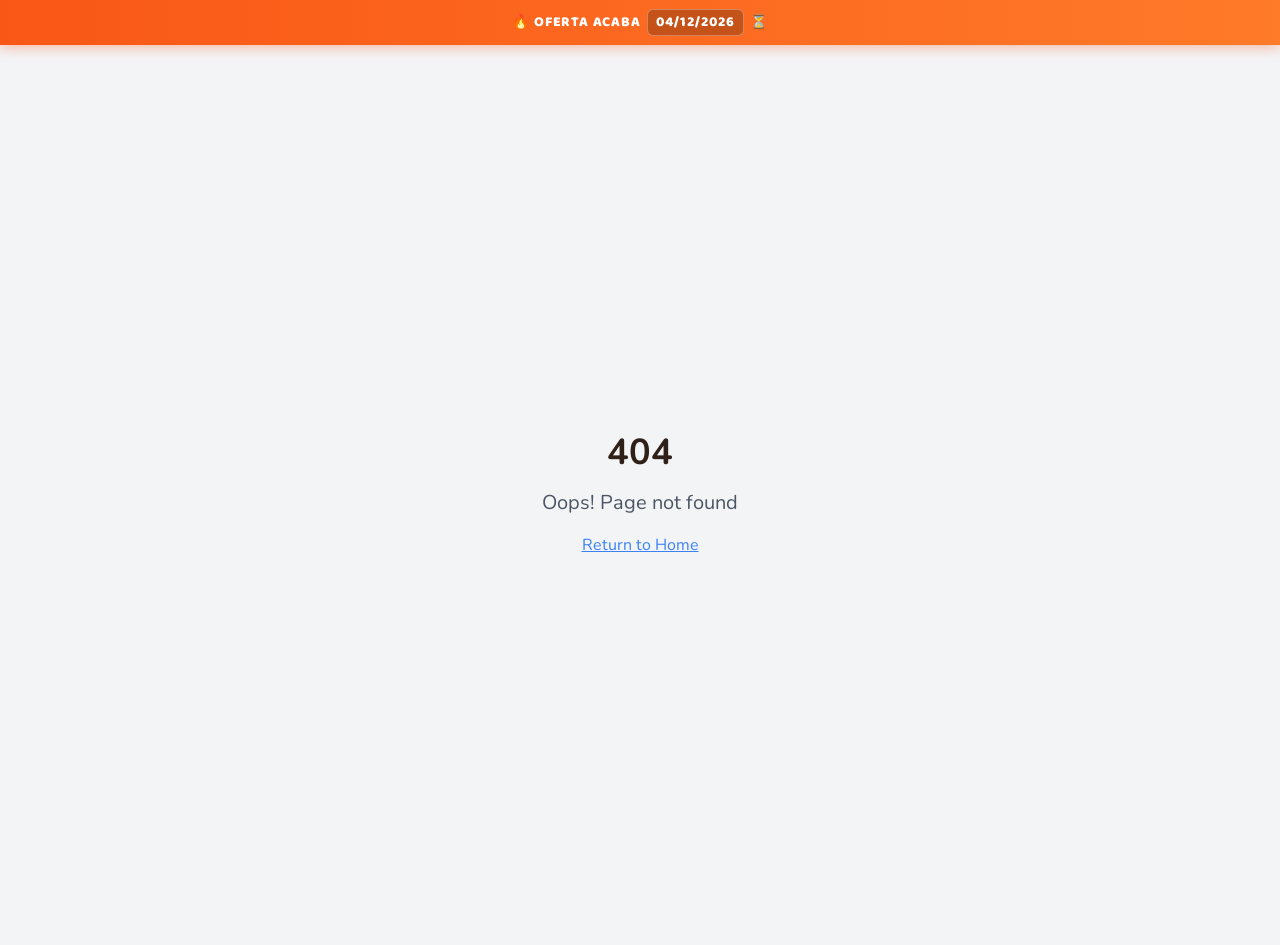
<file: index.html>
<!DOCTYPE html><html lang="pt-BR"><head>
    <meta charset="utf-8">
    <link href="images/favicon.ico" rel="icon shortcut">
    <meta name="viewport" content="width=device-width, initial-scale=1.0">
    <link rel="preconnect" href="https://fonts.googleapis.com">
    <link rel="preconnect" href="https://fonts.gstatic.com" crossorigin="">
    <link href="https://fonts.googleapis.com/css2?family=Baloo+2:wght@500;600;700;800&amp;family=Nunito:wght@400;500;600;700;800&amp;display=swap" rel="stylesheet">
    <title>+100 Moldes de Casinhas para Pássaros</title>
    <meta name="description" content="Mais de 100 moldes de casinhas para pássaros em tamanho real, com medidas detalhadas, guia de montagem passo a passo e download imediato.">
    <meta name="author" content="Moldes Marcenaria">

    <meta property="og:title" content="+100 Moldes de Casinhas para Pássaros">
    <meta property="og:description" content="Moldes em tamanho real para casinhas de pássaros, com medidas detalhadas, guia de montagem passo a passo e download imediato após a compra.">

    <!-- Meta Pixel Code -->
    <script>
      !(function (f, b, e, v, n, t, s) {
        if (f.fbq) return;
        n = f.fbq = function () {
          n.callMethod ? n.callMethod.apply(n, arguments) : n.queue.push(arguments);
        };
        if (!f._fbq) f._fbq = n;
        n.push = n;
        n.loaded = !0;
        n.version = "2.0";
        n.queue = [];
        t = b.createElement(e);
        t.async = !0;
        t.src = v;
        s = b.getElementsByTagName(e)[0];
        s.parentNode.insertBefore(t, s);
      })(window, document, "script", "https://connect.facebook.net/en_US/fbevents.js");

      fbq("init", "1427240712704435");
      fbq("track", "PageView");
    </script>

    <!-- End Meta Pixel Code -->
    <script type="module" src="js/index-BB10Znxx.js"></script>
    <link rel="stylesheet" crossorigin="" href="css/index-DWMi7Vwj.css">
    <link href="https://fonts.googleapis.com/css2?family=Bebas+Neue&amp;family=Cormorant+Garamond:ital,wght@0,300..700;1,300..700&amp;family=DM+Sans:ital,opsz,wght@0,9..40,100..1000;1,9..40,100..1000&amp;family=Funnel+Display:wght@300..800&amp;family=Instrument+Sans:ital,wght@0,400..700;1,400..700&amp;family=Inter:ital,opsz,wght@0,14..32,100..900;1,14..32,100..900&amp;family=Lato:ital,wght@0,100;0,300;0,400;0,700;0,900;1,100;1,300;1,400;1,700;1,900&amp;family=Lora:ital,wght@0,400..700;1,400..700&amp;family=Manrope:wght@200..800&amp;family=Merriweather:ital,opsz,wght@0,18..144,300..900;1,18..144,300..900&amp;family=Montserrat:ital,wght@0,100..900;1,100..900&amp;family=Nunito:ital,wght@0,200..1000;1,200..1000&amp;family=Open+Sans:ital,wght@0,300..800;1,300..800&amp;family=Oswald:wght@200..700&amp;family=Playfair+Display:ital,wght@0,400..900;1,400..900&amp;family=Poppins:ital,wght@0,100..900;1,100..900&amp;family=Raleway:ital,wght@0,100..900;1,100..900&amp;family=Roboto:ital,wght@0,100..900;1,100..900&amp;family=Space+Grotesk:wght@300..700&amp;family=Work+Sans:ital,wght@0,100..900;1,100..900&amp;display=swap" rel="stylesheet">
    <style>
      #enter-badge {
        z-index: 10000000000;
        position: fixed;
        bottom: 1.33em;
        right: 1.33em;
        display: inline-flex;
        align-items: center;
        box-sizing: border-box;
        text-decoration: none;
        font-size: 15px;
        font-family:
          Roboto,
          system-ui,
          -apple-system,
          "Segoe UI",
          Helvetica,
          Arial,
          sans-serif;
      }

      #enter-badge .build-with-container {
        display: inline-flex;
        padding: 0.53em 0.53em 0.53em 0.8em;
        align-items: center;
        gap: 1.2em;
        border-radius: 0.53em;
        border: 1px solid #1f1f1f;
        background: #131313;
        box-shadow:
          0 4px 6px -1px rgba(0, 0, 0, 0.1),
          0 2px 4px -2px rgba(0, 0, 0, 0.1);
      }

      #enter-badge .content-wrapper {
        display: inline-flex;
        align-items: center;
        gap: 0.61em;
      }

      #enter-badge .build-with {
        color: rgba(255, 255, 255, 0.7);
        font-size: 1em;
        font-style: normal;
        font-weight: 400;
        line-height: normal;
      }

      #enter-badge .wordmark {
        height: 0.8em;
        width: auto;
        display: block;
      }

      #enter-badge .close-button {
        width: 1.07em;
        height: 1.07em;
        flex-shrink: 0;
        aspect-ratio: 1/1;
        display: flex;
        justify-content: center;
        align-items: center;
      }
    </style>
    <style>
      #top-urgency-banner {
        background: linear-gradient(90deg, #f95716 0%, #ff7a29 50%, #f95716 100%);
        background-size: 200% auto;
        color: #ffffff;
        text-align: center;
        padding: 9px 16px;
        font-weight: 800;
        font-size: 14px;
        letter-spacing: 0.8px;
        text-transform: uppercase;
        box-shadow: 0 3px 12px rgba(249, 87, 22, 0.35);
        position: relative;
        z-index: 99999;
        font-family: 'Baloo 2', 'Nunito', system-ui, -apple-system, sans-serif;
        display: flex;
        align-items: center;
        justify-content: center;
        gap: 8px;
      }
      #top-urgency-banner .banner-text {
        display: inline-flex;
        align-items: center;
        gap: 6px;
        flex-wrap: wrap;
        justify-content: center;
      }
      #top-urgency-banner .banner-date-badge {
        background: rgba(0, 0, 0, 0.22);
        padding: 2px 8px;
        border-radius: 6px;
        border: 1px solid rgba(255, 255, 255, 0.3);
        letter-spacing: 1px;
      }
      @media (max-width: 640px) {
        #top-urgency-banner {
          font-size: 12px;
          padding: 8px 10px;
          letter-spacing: 0.4px;
        }
      }
    </style>
  </head>

  <body>
    <div id="top-urgency-banner">
      <div class="banner-text">
        <span>🔥 OFERTA ACABA</span>
        <span class="banner-date-badge" id="current-banner-date">--/--/----</span>
        <span>⏳</span>
      </div>
    </div>
    <script>
      (function() {
        function updateBannerDate() {
          var el = document.getElementById("current-banner-date");
          if (el) {
            var now = new Date();
            var day = String(now.getDate()).padStart(2, '0');
            var month = String(now.getMonth() + 1).padStart(2, '0');
            var year = now.getFullYear();
            el.textContent = day + '/' + month + '/' + year;
          }
        }
        if (document.readyState === 'loading') {
          document.addEventListener('DOMContentLoaded', updateBannerDate);
        } else {
          updateBannerDate();
        }
      })();
    </script>
    <noscript>
      <img
        height="1"
        width="1"
        style="display: none"
        src="https://www.facebook.com/tr?id=1427240712704435&ev=PageView&noscript=1"
      />
    </noscript>
    <div id="root"></div>
    <!-- IMPORTANT: DO NOT REMOVE THIS SCRIPT TAG OR THIS VERY COMMENT! -->
    <!-- Badge Enter removido -->
    <script>
      if (window.self !== window.top || navigator.userAgent.includes("puppeteer")) {
        var badge = document.getElementById("enter-badge");
        if (badge) {
          badge.style.display = "none";
        }
      }
      var closeButton = document.getElementById("enter-badge-close");
      if (closeButton) {
        closeButton.addEventListener("click", function (event) {
          event.preventDefault();
          event.stopPropagation();
          var badge = document.getElementById("enter-badge");
          if (badge) {
            badge.style.display = "none";
          }
        });
      }
    </script>
  

</body></html>
</file>
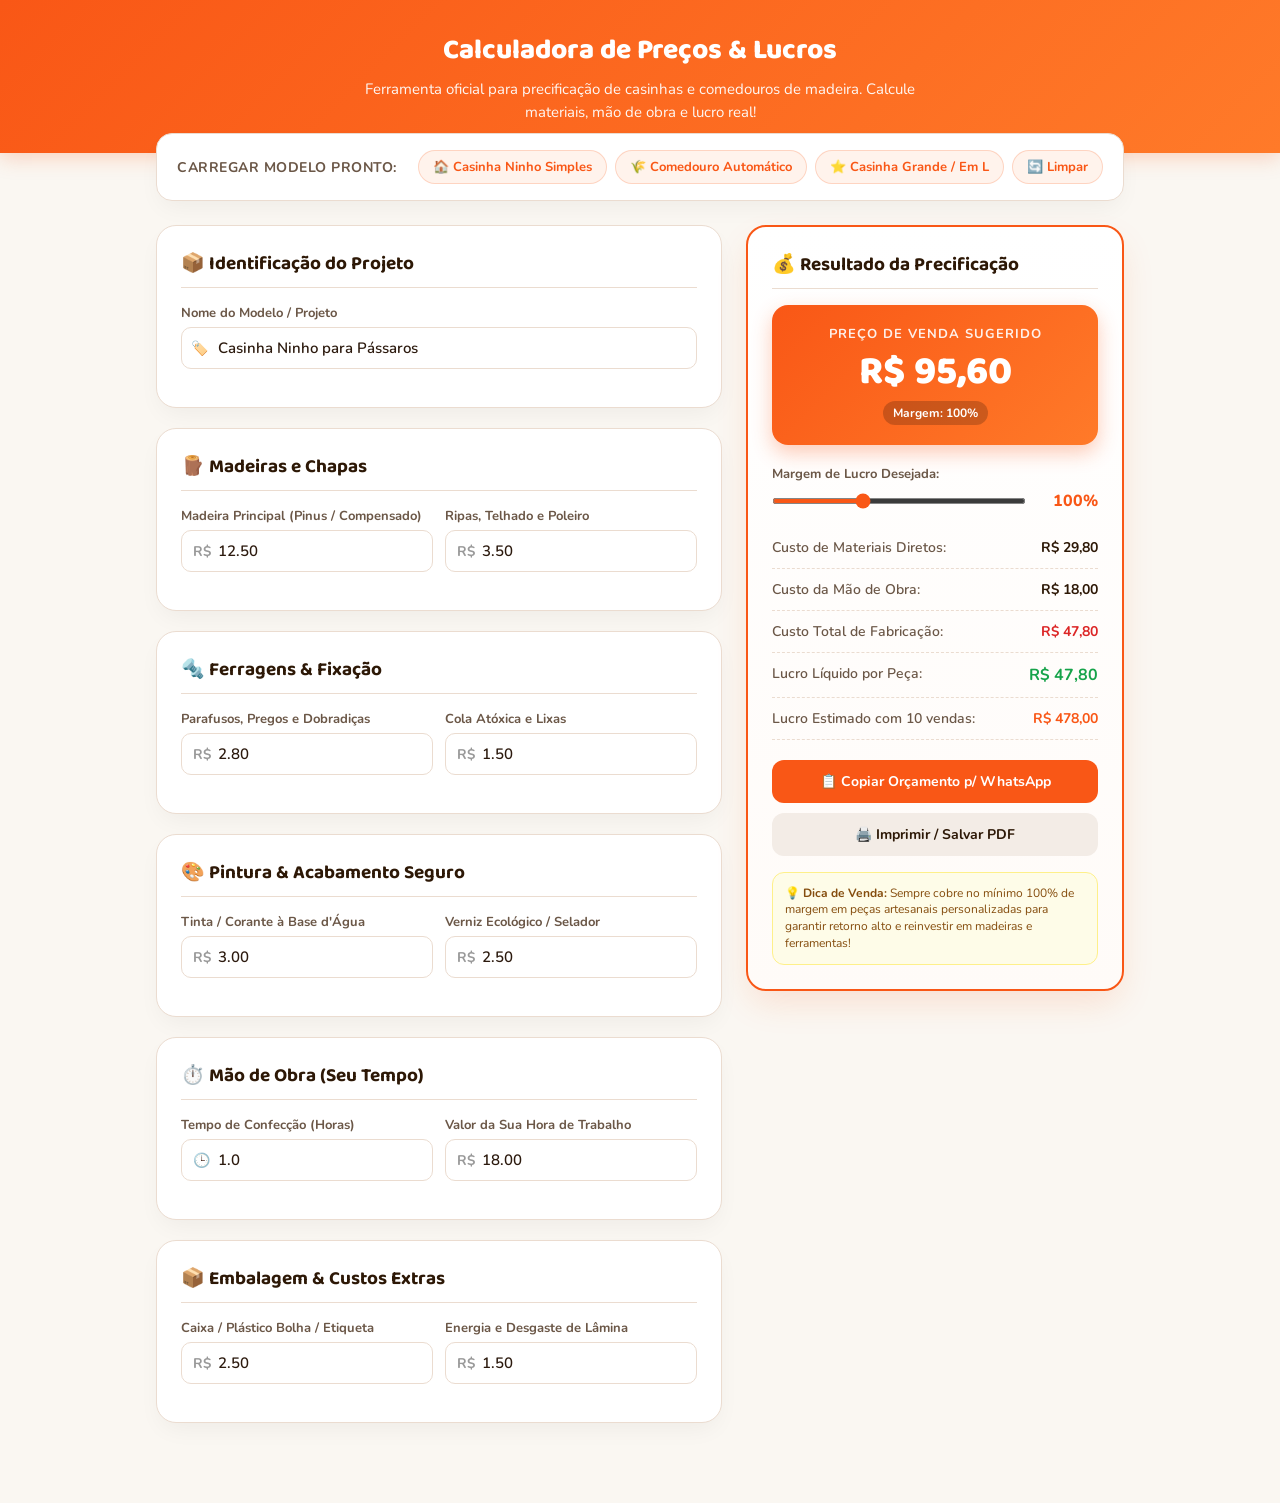
<file: calculadora/index.html>
<!DOCTYPE html>
<html lang="pt-BR">
<head>
  <meta charset="UTF-8">
  <meta name="viewport" content="width=device-width, initial-scale=1.0">
  <title>Calculadora de Preços e Lucros — Casinhas e Comedouros de Aves</title>
  <link rel="icon" href="../images/favicon.ico">
  <link rel="preconnect" href="https://fonts.googleapis.com">
  <link rel="preconnect" href="https://fonts.gstatic.com" crossorigin>
  <link href="https://fonts.googleapis.com/css2?family=Baloo+2:wght@600;700;800&family=Nunito:wght@400;600;700;800&display=swap" rel="stylesheet">
  <style>
    :root {
      --primary: #f95716;
      --primary-hover: #e0460a;
      --primary-light: #fff3ec;
      --wood-dark: #2d1806;
      --wood-bg: #faf7f2;
      --card-bg: #ffffff;
      --text: #2c1a0e;
      --text-muted: #6b5747;
      --border: #ebdcd0;
      --success: #16a34a;
      --success-light: #ecfdf5;
    }

    * {
      box-sizing: border-box;
      margin: 0;
      padding: 0;
      font-family: 'Nunito', system-ui, sans-serif;
    }

    body {
      background: var(--wood-bg);
      color: var(--text);
      line-height: 1.5;
      padding-bottom: 60px;
    }

    header {
      background: linear-gradient(135deg, #f95716 0%, #ff7a29 100%);
      color: white;
      padding: 30px 20px;
      text-align: center;
      box-shadow: 0 4px 20px rgba(249, 87, 22, 0.25);
    }

    header h1 {
      font-family: 'Baloo 2', sans-serif;
      font-size: 28px;
      font-weight: 800;
      margin-bottom: 6px;
    }

    header p {
      font-size: 15px;
      opacity: 0.95;
      max-width: 600px;
      margin: 0 auto;
    }

    .container {
      max-width: 1000px;
      margin: -20px auto 0;
      padding: 0 16px;
    }

    /* Presets */
    .presets-card {
      background: var(--card-bg);
      border-radius: 16px;
      padding: 16px 20px;
      border: 1px solid var(--border);
      box-shadow: 0 10px 25px -5px rgba(0,0,0,0.05);
      margin-bottom: 24px;
      display: flex;
      align-items: center;
      justify-content: space-between;
      flex-wrap: wrap;
      gap: 12px;
    }

    .presets-title {
      font-size: 14px;
      font-weight: 700;
      color: var(--text-muted);
      text-transform: uppercase;
      letter-spacing: 0.5px;
    }

    .preset-buttons {
      display: flex;
      gap: 8px;
      flex-wrap: wrap;
    }

    .preset-btn {
      background: var(--primary-light);
      border: 1px solid rgba(249, 87, 22, 0.2);
      color: var(--primary);
      padding: 7px 14px;
      border-radius: 20px;
      font-size: 13px;
      font-weight: 700;
      cursor: pointer;
      transition: all 0.2s;
    }

    .preset-btn:hover {
      background: var(--primary);
      color: white;
    }

    /* Grid Layout */
    .calc-grid {
      display: grid;
      grid-template-columns: 1.2fr 0.8fr;
      gap: 24px;
    }

    @media (max-width: 860px) {
      .calc-grid {
        grid-template-columns: 1fr;
      }
    }

    .card {
      background: var(--card-bg);
      border-radius: 20px;
      padding: 24px;
      border: 1px solid var(--border);
      box-shadow: 0 10px 25px -5px rgba(0,0,0,0.05);
      margin-bottom: 20px;
    }

    .card-title {
      font-family: 'Baloo 2', sans-serif;
      font-size: 19px;
      font-weight: 700;
      color: var(--wood-dark);
      margin-bottom: 16px;
      display: flex;
      align-items: center;
      gap: 8px;
      border-bottom: 1px solid var(--border);
      padding-bottom: 8px;
    }

    .form-group {
      margin-bottom: 14px;
    }

    .form-row {
      display: grid;
      grid-template-columns: 1fr 1fr;
      gap: 12px;
    }

    label {
      display: block;
      font-size: 13px;
      font-weight: 700;
      color: var(--text-muted);
      margin-bottom: 4px;
    }

    .input-wrapper {
      position: relative;
    }

    .input-prefix {
      position: absolute;
      left: 12px;
      top: 50%;
      transform: translateY(-50%);
      font-size: 14px;
      font-weight: 700;
      color: #999;
    }

    input[type="number"], input[type="text"] {
      width: 100%;
      padding: 10px 12px 10px 36px;
      border: 1.5px solid var(--border);
      border-radius: 10px;
      font-size: 15px;
      font-weight: 600;
      color: var(--text);
      outline: none;
      transition: border-color 0.2s;
    }

    input:focus {
      border-color: var(--primary);
    }

    /* Slider Range */
    .range-wrap {
      display: flex;
      align-items: center;
      gap: 12px;
    }

    input[type="range"] {
      flex: 1;
      accent-color: var(--primary);
      height: 6px;
      cursor: pointer;
    }

    .range-val {
      font-size: 16px;
      font-weight: 800;
      color: var(--primary);
      min-width: 60px;
      text-align: right;
    }

    /* Results Sticky Card */
    .results-card {
      position: sticky;
      top: 20px;
      background: linear-gradient(180deg, #ffffff 0%, #fffbf8 100%);
      border: 2px solid var(--primary);
      box-shadow: 0 15px 35px -5px rgba(249, 87, 22, 0.15);
    }

    .price-box {
      background: linear-gradient(135deg, #f95716 0%, #ff7a29 100%);
      color: white;
      border-radius: 16px;
      padding: 20px;
      text-align: center;
      margin-bottom: 20px;
      box-shadow: 0 8px 20px rgba(249, 87, 22, 0.3);
    }

    .price-box .sub {
      font-size: 13px;
      text-transform: uppercase;
      letter-spacing: 1px;
      font-weight: 700;
      opacity: 0.9;
    }

    .price-box .price {
      font-family: 'Baloo 2', sans-serif;
      font-size: 40px;
      font-weight: 800;
      line-height: 1.1;
      margin: 6px 0;
    }

    .price-box .margin-tag {
      display: inline-block;
      background: rgba(0, 0, 0, 0.2);
      padding: 3px 10px;
      border-radius: 20px;
      font-size: 12px;
      font-weight: 700;
    }

    .summary-item {
      display: flex;
      justify-content: space-between;
      padding: 10px 0;
      border-bottom: 1px dashed var(--border);
      font-size: 14px;
    }

    .summary-item:last-child {
      border-bottom: none;
    }

    .summary-item .label {
      color: var(--text-muted);
      font-weight: 600;
    }

    .summary-item .value {
      font-weight: 700;
      color: var(--wood-dark);
    }

    .summary-item.total-cost .value {
      color: #dc2626;
    }

    .summary-item.net-profit .value {
      color: var(--success);
      font-size: 16px;
    }

    .action-buttons {
      margin-top: 20px;
      display: flex;
      flex-direction: column;
      gap: 10px;
    }

    .btn {
      display: flex;
      align-items: center;
      justify-content: center;
      gap: 8px;
      padding: 12px 20px;
      border-radius: 12px;
      font-size: 14px;
      font-weight: 700;
      cursor: pointer;
      border: none;
      transition: all 0.2s;
      text-decoration: none;
    }

    .btn-primary {
      background: var(--primary);
      color: white;
    }
    .btn-primary:hover {
      background: var(--primary-hover);
    }

    .btn-secondary {
      background: #f3ece6;
      color: var(--wood-dark);
    }
    .btn-secondary:hover {
      background: #e6ded7;
    }

    .tip-box {
      background: #fefce8;
      border: 1px solid #fef08a;
      border-radius: 12px;
      padding: 12px;
      font-size: 12px;
      color: #854d0e;
      margin-top: 16px;
      line-height: 1.4;
    }

    @media print {
      header, .presets-card, .action-buttons, .tip-box {
        display: none !important;
      }
      .calc-grid {
        display: block;
      }
      .results-card {
        border: 1px solid #333;
        box-shadow: none;
      }
    }
  </style>
</head>
<body>

  <header>
    <h1>Calculadora de Preços & Lucros</h1>
    <p>Ferramenta oficial para precificação de casinhas e comedouros de madeira. Calcule materiais, mão de obra e lucro real!</p>
  </header>

  <div class="container">
    <!-- Presets -->
    <div class="presets-card">
      <span class="presets-title">Carregar modelo pronto:</span>
      <div class="preset-buttons">
        <button class="preset-btn" onclick="loadPreset('ninho')">🏠 Casinha Ninho Simples</button>
        <button class="preset-btn" onclick="loadPreset('comedouro')">🌾 Comedouro Automático</button>
        <button class="preset-btn" onclick="loadPreset('dupla')">⭐ Casinha Grande / Em L</button>
        <button class="preset-btn" onclick="resetForm()">🔄 Limpar</button>
      </div>
    </div>

    <div class="calc-grid">
      <!-- Inputs Column -->
      <div class="inputs-col">
        
        <!-- Modelo -->
        <div class="card">
          <div class="card-title">📦 Identificação do Projeto</div>
          <div class="form-group">
            <label>Nome do Modelo / Projeto</label>
            <div class="input-wrapper">
              <span class="input-prefix" style="left: 10px;">🏷️</span>
              <input type="text" id="modelName" value="Casinha Ninho para Pássaros">
            </div>
          </div>
        </div>

        <!-- Madeiras -->
        <div class="card">
          <div class="card-title">🪵 Madeiras e Chapas</div>
          <div class="form-row">
            <div class="form-group">
              <label>Madeira Principal (Pinus / Compensado)</label>
              <div class="input-wrapper">
                <span class="input-prefix">R$</span>
                <input type="number" id="costWood" step="0.10" value="12.50" oninput="calculate()">
              </div>
            </div>
            <div class="form-group">
              <label>Ripas, Telhado e Poleiro</label>
              <div class="input-wrapper">
                <span class="input-prefix">R$</span>
                <input type="number" id="costSlats" step="0.10" value="3.50" oninput="calculate()">
              </div>
            </div>
          </div>
        </div>

        <!-- Ferragens e Insumos -->
        <div class="card">
          <div class="card-title">🔩 Ferragens & Fixação</div>
          <div class="form-row">
            <div class="form-group">
              <label>Parafusos, Pregos e Dobradiças</label>
              <div class="input-wrapper">
                <span class="input-prefix">R$</span>
                <input type="number" id="costHardware" step="0.10" value="2.80" oninput="calculate()">
              </div>
            </div>
            <div class="form-group">
              <label>Cola Atóxica e Lixas</label>
              <div class="input-wrapper">
                <span class="input-prefix">R$</span>
                <input type="number" id="costGlue" step="0.10" value="1.50" oninput="calculate()">
              </div>
            </div>
          </div>
        </div>

        <!-- Acabamento e Pintura -->
        <div class="card">
          <div class="card-title">🎨 Pintura & Acabamento Seguro</div>
          <div class="form-row">
            <div class="form-group">
              <label>Tinta / Corante à Base d'Água</label>
              <div class="input-wrapper">
                <span class="input-prefix">R$</span>
                <input type="number" id="costPaint" step="0.10" value="3.00" oninput="calculate()">
              </div>
            </div>
            <div class="form-group">
              <label>Verniz Ecológico / Selador</label>
              <div class="input-wrapper">
                <span class="input-prefix">R$</span>
                <input type="number" id="costFinish" step="0.10" value="2.50" oninput="calculate()">
              </div>
            </div>
          </div>
        </div>

        <!-- Mão de Obra -->
        <div class="card">
          <div class="card-title">⏱️ Mão de Obra (Seu Tempo)</div>
          <div class="form-row">
            <div class="form-group">
              <label>Tempo de Confecção (Horas)</label>
              <div class="input-wrapper">
                <span class="input-prefix">🕒</span>
                <input type="number" id="laborHours" step="0.25" value="1.0" oninput="calculate()">
              </div>
            </div>
            <div class="form-group">
              <label>Valor da Sua Hora de Trabalho</label>
              <div class="input-wrapper">
                <span class="input-prefix">R$</span>
                <input type="number" id="laborHourlyRate" step="1.00" value="18.00" oninput="calculate()">
              </div>
            </div>
          </div>
        </div>

        <!-- Embalagem e Outros -->
        <div class="card">
          <div class="card-title">📦 Embalagem & Custos Extras</div>
          <div class="form-row">
            <div class="form-group">
              <label>Caixa / Plástico Bolha / Etiqueta</label>
              <div class="input-wrapper">
                <span class="input-prefix">R$</span>
                <input type="number" id="costPackaging" step="0.10" value="2.50" oninput="calculate()">
              </div>
            </div>
            <div class="form-group">
              <label>Energia e Desgaste de Lâmina</label>
              <div class="input-wrapper">
                <span class="input-prefix">R$</span>
                <input type="number" id="costOverhead" step="0.10" value="1.50" oninput="calculate()">
              </div>
            </div>
          </div>
        </div>

      </div>

      <!-- Results Column -->
      <div class="results-col">
        <div class="card results-card">
          <div class="card-title">💰 Resultado da Precificação</div>

          <div class="price-box">
            <div class="sub">Preço de Venda Sugerido</div>
            <div class="price" id="resSalePrice">R$ 0,00</div>
            <div class="margin-tag" id="resMarginTag">Margem: 100%</div>
          </div>

          <!-- Margem Slider -->
          <div class="form-group">
            <label>Margem de Lucro Desejada:</label>
            <div class="range-wrap">
              <input type="range" id="profitMargin" min="20" max="250" value="100" step="5" oninput="updateMarginLabel(); calculate();">
              <span class="range-val" id="marginVal">100%</span>
            </div>
          </div>

          <div class="summary-item">
            <span class="label">Custo de Materiais Diretos:</span>
            <span class="value" id="resMaterialsCost">R$ 0,00</span>
          </div>

          <div class="summary-item">
            <span class="label">Custo da Mão de Obra:</span>
            <span class="value" id="resLaborCost">R$ 0,00</span>
          </div>

          <div class="summary-item total-cost">
            <span class="label">Custo Total de Fabricação:</span>
            <span class="value" id="resTotalCost">R$ 0,00</span>
          </div>

          <div class="summary-item net-profit">
            <span class="label">Lucro Líquido por Peça:</span>
            <span class="value" id="resNetProfit">R$ 0,00</span>
          </div>

          <div class="summary-item">
            <span class="label">Lucro Estimado com 10 vendas:</span>
            <span class="value" id="resMonthProfit" style="color: var(--primary);">R$ 0,00</span>
          </div>

          <div class="action-buttons">
            <button class="btn btn-primary" onclick="copySummary()">📋 Copiar Orçamento p/ WhatsApp</button>
            <button class="btn btn-secondary" onclick="window.print()">🖨️ Imprimir / Salvar PDF</button>
          </div>

          <div class="tip-box">
            💡 <strong>Dica de Venda:</strong> Sempre cobre no mínimo 100% de margem em peças artesanais personalizadas para garantir retorno alto e reinvestir em madeiras e ferramentas!
          </div>

        </div>
      </div>
    </div>
  </div>

  <script>
    function updateMarginLabel() {
      const margin = document.getElementById('profitMargin').value;
      document.getElementById('marginVal').textContent = margin + '%';
      document.getElementById('resMarginTag').textContent = 'Margem: ' + margin + '%';
    }

    function calculate() {
      const costWood = parseFloat(document.getElementById('costWood').value) || 0;
      const costSlats = parseFloat(document.getElementById('costSlats').value) || 0;
      const costHardware = parseFloat(document.getElementById('costHardware').value) || 0;
      const costGlue = parseFloat(document.getElementById('costGlue').value) || 0;
      const costPaint = parseFloat(document.getElementById('costPaint').value) || 0;
      const costFinish = parseFloat(document.getElementById('costFinish').value) || 0;
      const costPackaging = parseFloat(document.getElementById('costPackaging').value) || 0;
      const costOverhead = parseFloat(document.getElementById('costOverhead').value) || 0;

      const laborHours = parseFloat(document.getElementById('laborHours').value) || 0;
      const laborHourlyRate = parseFloat(document.getElementById('laborHourlyRate').value) || 0;
      const profitMargin = parseFloat(document.getElementById('profitMargin').value) || 0;

      const materialsCost = costWood + costSlats + costHardware + costGlue + costPaint + costFinish + costPackaging + costOverhead;
      const laborCost = laborHours * laborHourlyRate;
      const totalCost = materialsCost + laborCost;

      const profit = totalCost * (profitMargin / 100);
      const salePrice = totalCost + profit;
      const monthProfit = profit * 10;

      document.getElementById('resMaterialsCost').textContent = 'R$ ' + materialsCost.toFixed(2).replace('.', ',');
      document.getElementById('resLaborCost').textContent = 'R$ ' + laborCost.toFixed(2).replace('.', ',');
      document.getElementById('resTotalCost').textContent = 'R$ ' + totalCost.toFixed(2).replace('.', ',');
      document.getElementById('resNetProfit').textContent = 'R$ ' + profit.toFixed(2).replace('.', ',');
      document.getElementById('resSalePrice').textContent = 'R$ ' + salePrice.toFixed(2).replace('.', ',');
      document.getElementById('resMonthProfit').textContent = 'R$ ' + monthProfit.toFixed(2).replace('.', ',');
    }

    function loadPreset(type) {
      if (type === 'ninho') {
        document.getElementById('modelName').value = 'Casinha Ninho Padrão (Passarinho)';
        document.getElementById('costWood').value = '11.50';
        document.getElementById('costSlats').value = '3.00';
        document.getElementById('costHardware').value = '2.50';
        document.getElementById('costGlue').value = '1.20';
        document.getElementById('costPaint').value = '2.50';
        document.getElementById('costFinish').value = '2.00';
        document.getElementById('laborHours').value = '0.75';
        document.getElementById('laborHourlyRate').value = '18.00';
        document.getElementById('profitMargin').value = '110';
      } else if (type === 'comedouro') {
        document.getElementById('modelName').value = 'Comedouro Automático por Gravidade';
        document.getElementById('costWood').value = '15.00';
        document.getElementById('costSlats').value = '4.50';
        document.getElementById('costHardware').value = '3.80';
        document.getElementById('costGlue').value = '1.80';
        document.getElementById('costPaint').value = '3.50';
        document.getElementById('costFinish').value = '3.00';
        document.getElementById('laborHours').value = '1.25';
        document.getElementById('laborHourlyRate').value = '20.00';
        document.getElementById('profitMargin').value = '100';
      } else if (type === 'dupla') {
        document.getElementById('modelName').value = 'Casinha Dupla Especial em L';
        document.getElementById('costWood').value = '24.00';
        document.getElementById('costSlats').value = '6.00';
        document.getElementById('costHardware').value = '5.50';
        document.getElementById('costGlue').value = '2.50';
        document.getElementById('costPaint').value = '5.00';
        document.getElementById('costFinish').value = '4.00';
        document.getElementById('laborHours').value = '2.0';
        document.getElementById('laborHourlyRate').value = '22.00';
        document.getElementById('profitMargin').value = '120';
      }
      updateMarginLabel();
      calculate();
    }

    function resetForm() {
      document.getElementById('modelName').value = 'Novo Modelo';
      document.getElementById('costWood').value = '0';
      document.getElementById('costSlats').value = '0';
      document.getElementById('costHardware').value = '0';
      document.getElementById('costGlue').value = '0';
      document.getElementById('costPaint').value = '0';
      document.getElementById('costFinish').value = '0';
      document.getElementById('costPackaging').value = '0';
      document.getElementById('costOverhead').value = '0';
      document.getElementById('laborHours').value = '1';
      document.getElementById('laborHourlyRate').value = '20';
      document.getElementById('profitMargin').value = '100';
      updateMarginLabel();
      calculate();
    }

    function copySummary() {
      const name = document.getElementById('modelName').value;
      const sale = document.getElementById('resSalePrice').textContent;
      const cost = document.getElementById('resTotalCost').textContent;
      const profit = document.getElementById('resNetProfit').textContent;
      const text = `📐 *ORÇAMENTO & PRECIFICAÇÃO*\nModelo: *${name}*\n\n💵 Custo de Produção: ${cost}\n💰 *Preço Sugerido de Venda: ${sale}*\n📈 Lucro Líquido: ${profit}\n\n_Calculado com a Calculadora de Preços e Lucros de Casinhas de Aves_`;
      
      navigator.clipboard.writeText(text).then(() => {
        alert('Resumo copiado! Cole no WhatsApp do cliente.');
      });
    }

    window.onload = function() {
      updateMarginLabel();
      calculate();
    };
  </script>
</body>
</html>
</file>
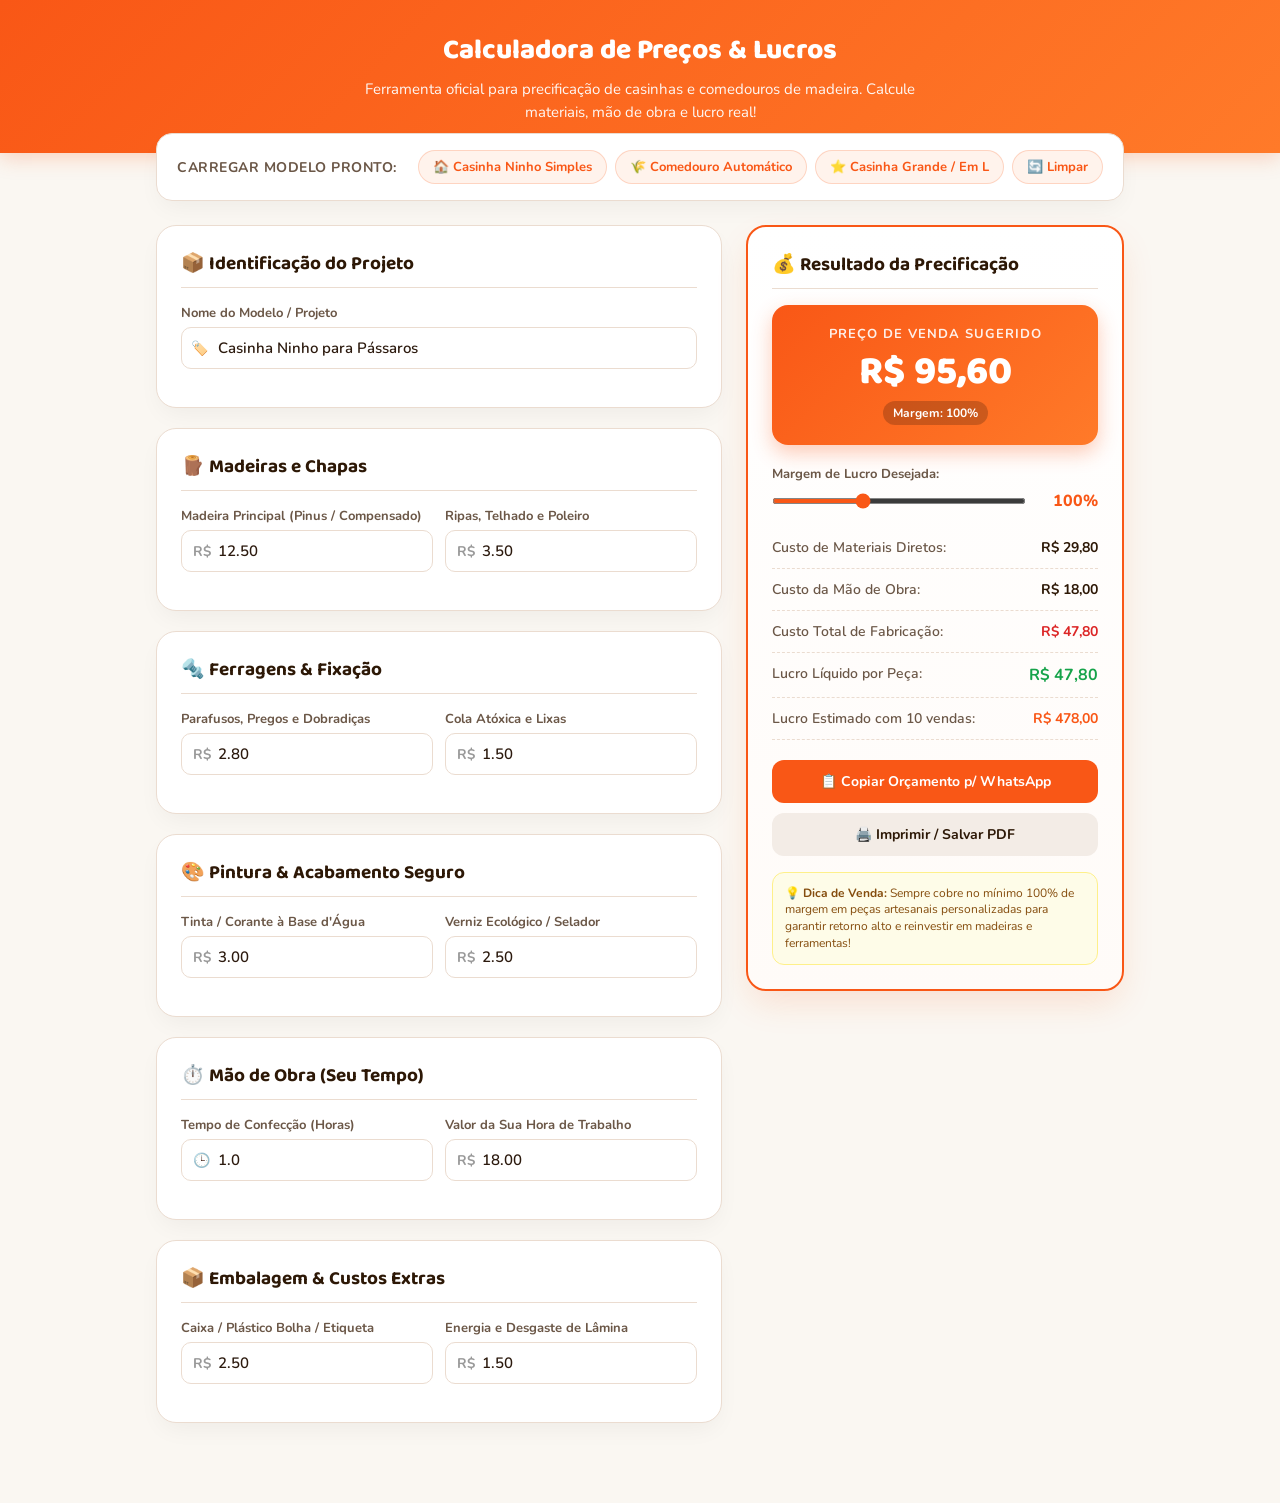
<file: calculadora.html>
<!DOCTYPE html>
<html lang="pt-BR">
<head>
  <meta charset="UTF-8">
  <meta name="viewport" content="width=device-width, initial-scale=1.0">
  <title>Calculadora de Preços e Lucros — Casinhas e Comedouros de Aves</title>
  <link rel="icon" href="images/favicon.ico">
  <link rel="preconnect" href="https://fonts.googleapis.com">
  <link rel="preconnect" href="https://fonts.gstatic.com" crossorigin>
  <link href="https://fonts.googleapis.com/css2?family=Baloo+2:wght@600;700;800&family=Nunito:wght@400;600;700;800&display=swap" rel="stylesheet">
  <style>
    :root {
      --primary: #f95716;
      --primary-hover: #e0460a;
      --primary-light: #fff3ec;
      --wood-dark: #2d1806;
      --wood-bg: #faf7f2;
      --card-bg: #ffffff;
      --text: #2c1a0e;
      --text-muted: #6b5747;
      --border: #ebdcd0;
      --success: #16a34a;
      --success-light: #ecfdf5;
    }

    * {
      box-sizing: border-box;
      margin: 0;
      padding: 0;
      font-family: 'Nunito', system-ui, sans-serif;
    }

    body {
      background: var(--wood-bg);
      color: var(--text);
      line-height: 1.5;
      padding-bottom: 60px;
    }

    header {
      background: linear-gradient(135deg, #f95716 0%, #ff7a29 100%);
      color: white;
      padding: 30px 20px;
      text-align: center;
      box-shadow: 0 4px 20px rgba(249, 87, 22, 0.25);
    }

    header h1 {
      font-family: 'Baloo 2', sans-serif;
      font-size: 28px;
      font-weight: 800;
      margin-bottom: 6px;
    }

    header p {
      font-size: 15px;
      opacity: 0.95;
      max-width: 600px;
      margin: 0 auto;
    }

    .container {
      max-width: 1000px;
      margin: -20px auto 0;
      padding: 0 16px;
    }

    /* Presets */
    .presets-card {
      background: var(--card-bg);
      border-radius: 16px;
      padding: 16px 20px;
      border: 1px solid var(--border);
      box-shadow: 0 10px 25px -5px rgba(0,0,0,0.05);
      margin-bottom: 24px;
      display: flex;
      align-items: center;
      justify-content: space-between;
      flex-wrap: wrap;
      gap: 12px;
    }

    .presets-title {
      font-size: 14px;
      font-weight: 700;
      color: var(--text-muted);
      text-transform: uppercase;
      letter-spacing: 0.5px;
    }

    .preset-buttons {
      display: flex;
      gap: 8px;
      flex-wrap: wrap;
    }

    .preset-btn {
      background: var(--primary-light);
      border: 1px solid rgba(249, 87, 22, 0.2);
      color: var(--primary);
      padding: 7px 14px;
      border-radius: 20px;
      font-size: 13px;
      font-weight: 700;
      cursor: pointer;
      transition: all 0.2s;
    }

    .preset-btn:hover {
      background: var(--primary);
      color: white;
    }

    /* Grid Layout */
    .calc-grid {
      display: grid;
      grid-template-columns: 1.2fr 0.8fr;
      gap: 24px;
    }

    @media (max-width: 860px) {
      .calc-grid {
        grid-template-columns: 1fr;
      }
    }

    .card {
      background: var(--card-bg);
      border-radius: 20px;
      padding: 24px;
      border: 1px solid var(--border);
      box-shadow: 0 10px 25px -5px rgba(0,0,0,0.05);
      margin-bottom: 20px;
    }

    .card-title {
      font-family: 'Baloo 2', sans-serif;
      font-size: 19px;
      font-weight: 700;
      color: var(--wood-dark);
      margin-bottom: 16px;
      display: flex;
      align-items: center;
      gap: 8px;
      border-bottom: 1px solid var(--border);
      padding-bottom: 8px;
    }

    .form-group {
      margin-bottom: 14px;
    }

    .form-row {
      display: grid;
      grid-template-columns: 1fr 1fr;
      gap: 12px;
    }

    label {
      display: block;
      font-size: 13px;
      font-weight: 700;
      color: var(--text-muted);
      margin-bottom: 4px;
    }

    .input-wrapper {
      position: relative;
    }

    .input-prefix {
      position: absolute;
      left: 12px;
      top: 50%;
      transform: translateY(-50%);
      font-size: 14px;
      font-weight: 700;
      color: #999;
    }

    input[type="number"], input[type="text"] {
      width: 100%;
      padding: 10px 12px 10px 36px;
      border: 1.5px solid var(--border);
      border-radius: 10px;
      font-size: 15px;
      font-weight: 600;
      color: var(--text);
      outline: none;
      transition: border-color 0.2s;
    }

    input:focus {
      border-color: var(--primary);
    }

    /* Slider Range */
    .range-wrap {
      display: flex;
      align-items: center;
      gap: 12px;
    }

    input[type="range"] {
      flex: 1;
      accent-color: var(--primary);
      height: 6px;
      cursor: pointer;
    }

    .range-val {
      font-size: 16px;
      font-weight: 800;
      color: var(--primary);
      min-width: 60px;
      text-align: right;
    }

    /* Results Sticky Card */
    .results-card {
      position: sticky;
      top: 20px;
      background: linear-gradient(180deg, #ffffff 0%, #fffbf8 100%);
      border: 2px solid var(--primary);
      box-shadow: 0 15px 35px -5px rgba(249, 87, 22, 0.15);
    }

    .price-box {
      background: linear-gradient(135deg, #f95716 0%, #ff7a29 100%);
      color: white;
      border-radius: 16px;
      padding: 20px;
      text-align: center;
      margin-bottom: 20px;
      box-shadow: 0 8px 20px rgba(249, 87, 22, 0.3);
    }

    .price-box .sub {
      font-size: 13px;
      text-transform: uppercase;
      letter-spacing: 1px;
      font-weight: 700;
      opacity: 0.9;
    }

    .price-box .price {
      font-family: 'Baloo 2', sans-serif;
      font-size: 40px;
      font-weight: 800;
      line-height: 1.1;
      margin: 6px 0;
    }

    .price-box .margin-tag {
      display: inline-block;
      background: rgba(0, 0, 0, 0.2);
      padding: 3px 10px;
      border-radius: 20px;
      font-size: 12px;
      font-weight: 700;
    }

    .summary-item {
      display: flex;
      justify-content: space-between;
      padding: 10px 0;
      border-bottom: 1px dashed var(--border);
      font-size: 14px;
    }

    .summary-item:last-child {
      border-bottom: none;
    }

    .summary-item .label {
      color: var(--text-muted);
      font-weight: 600;
    }

    .summary-item .value {
      font-weight: 700;
      color: var(--wood-dark);
    }

    .summary-item.total-cost .value {
      color: #dc2626;
    }

    .summary-item.net-profit .value {
      color: var(--success);
      font-size: 16px;
    }

    .action-buttons {
      margin-top: 20px;
      display: flex;
      flex-direction: column;
      gap: 10px;
    }

    .btn {
      display: flex;
      align-items: center;
      justify-content: center;
      gap: 8px;
      padding: 12px 20px;
      border-radius: 12px;
      font-size: 14px;
      font-weight: 700;
      cursor: pointer;
      border: none;
      transition: all 0.2s;
      text-decoration: none;
    }

    .btn-primary {
      background: var(--primary);
      color: white;
    }
    .btn-primary:hover {
      background: var(--primary-hover);
    }

    .btn-secondary {
      background: #f3ece6;
      color: var(--wood-dark);
    }
    .btn-secondary:hover {
      background: #e6ded7;
    }

    .tip-box {
      background: #fefce8;
      border: 1px solid #fef08a;
      border-radius: 12px;
      padding: 12px;
      font-size: 12px;
      color: #854d0e;
      margin-top: 16px;
      line-height: 1.4;
    }

    @media print {
      header, .presets-card, .action-buttons, .tip-box {
        display: none !important;
      }
      .calc-grid {
        display: block;
      }
      .results-card {
        border: 1px solid #333;
        box-shadow: none;
      }
    }
  </style>
</head>
<body>

  <header>
    <h1>Calculadora de Preços & Lucros</h1>
    <p>Ferramenta oficial para precificação de casinhas e comedouros de madeira. Calcule materiais, mão de obra e lucro real!</p>
  </header>

  <div class="container">
    <!-- Presets -->
    <div class="presets-card">
      <span class="presets-title">Carregar modelo pronto:</span>
      <div class="preset-buttons">
        <button class="preset-btn" onclick="loadPreset('ninho')">🏠 Casinha Ninho Simples</button>
        <button class="preset-btn" onclick="loadPreset('comedouro')">🌾 Comedouro Automático</button>
        <button class="preset-btn" onclick="loadPreset('dupla')">⭐ Casinha Grande / Em L</button>
        <button class="preset-btn" onclick="resetForm()">🔄 Limpar</button>
      </div>
    </div>

    <div class="calc-grid">
      <!-- Inputs Column -->
      <div class="inputs-col">
        
        <!-- Modelo -->
        <div class="card">
          <div class="card-title">📦 Identificação do Projeto</div>
          <div class="form-group">
            <label>Nome do Modelo / Projeto</label>
            <div class="input-wrapper">
              <span class="input-prefix" style="left: 10px;">🏷️</span>
              <input type="text" id="modelName" value="Casinha Ninho para Pássaros">
            </div>
          </div>
        </div>

        <!-- Madeiras -->
        <div class="card">
          <div class="card-title">🪵 Madeiras e Chapas</div>
          <div class="form-row">
            <div class="form-group">
              <label>Madeira Principal (Pinus / Compensado)</label>
              <div class="input-wrapper">
                <span class="input-prefix">R$</span>
                <input type="number" id="costWood" step="0.10" value="12.50" oninput="calculate()">
              </div>
            </div>
            <div class="form-group">
              <label>Ripas, Telhado e Poleiro</label>
              <div class="input-wrapper">
                <span class="input-prefix">R$</span>
                <input type="number" id="costSlats" step="0.10" value="3.50" oninput="calculate()">
              </div>
            </div>
          </div>
        </div>

        <!-- Ferragens e Insumos -->
        <div class="card">
          <div class="card-title">🔩 Ferragens & Fixação</div>
          <div class="form-row">
            <div class="form-group">
              <label>Parafusos, Pregos e Dobradiças</label>
              <div class="input-wrapper">
                <span class="input-prefix">R$</span>
                <input type="number" id="costHardware" step="0.10" value="2.80" oninput="calculate()">
              </div>
            </div>
            <div class="form-group">
              <label>Cola Atóxica e Lixas</label>
              <div class="input-wrapper">
                <span class="input-prefix">R$</span>
                <input type="number" id="costGlue" step="0.10" value="1.50" oninput="calculate()">
              </div>
            </div>
          </div>
        </div>

        <!-- Acabamento e Pintura -->
        <div class="card">
          <div class="card-title">🎨 Pintura & Acabamento Seguro</div>
          <div class="form-row">
            <div class="form-group">
              <label>Tinta / Corante à Base d'Água</label>
              <div class="input-wrapper">
                <span class="input-prefix">R$</span>
                <input type="number" id="costPaint" step="0.10" value="3.00" oninput="calculate()">
              </div>
            </div>
            <div class="form-group">
              <label>Verniz Ecológico / Selador</label>
              <div class="input-wrapper">
                <span class="input-prefix">R$</span>
                <input type="number" id="costFinish" step="0.10" value="2.50" oninput="calculate()">
              </div>
            </div>
          </div>
        </div>

        <!-- Mão de Obra -->
        <div class="card">
          <div class="card-title">⏱️ Mão de Obra (Seu Tempo)</div>
          <div class="form-row">
            <div class="form-group">
              <label>Tempo de Confecção (Horas)</label>
              <div class="input-wrapper">
                <span class="input-prefix">🕒</span>
                <input type="number" id="laborHours" step="0.25" value="1.0" oninput="calculate()">
              </div>
            </div>
            <div class="form-group">
              <label>Valor da Sua Hora de Trabalho</label>
              <div class="input-wrapper">
                <span class="input-prefix">R$</span>
                <input type="number" id="laborHourlyRate" step="1.00" value="18.00" oninput="calculate()">
              </div>
            </div>
          </div>
        </div>

        <!-- Embalagem e Outros -->
        <div class="card">
          <div class="card-title">📦 Embalagem & Custos Extras</div>
          <div class="form-row">
            <div class="form-group">
              <label>Caixa / Plástico Bolha / Etiqueta</label>
              <div class="input-wrapper">
                <span class="input-prefix">R$</span>
                <input type="number" id="costPackaging" step="0.10" value="2.50" oninput="calculate()">
              </div>
            </div>
            <div class="form-group">
              <label>Energia e Desgaste de Lâmina</label>
              <div class="input-wrapper">
                <span class="input-prefix">R$</span>
                <input type="number" id="costOverhead" step="0.10" value="1.50" oninput="calculate()">
              </div>
            </div>
          </div>
        </div>

      </div>

      <!-- Results Column -->
      <div class="results-col">
        <div class="card results-card">
          <div class="card-title">💰 Resultado da Precificação</div>

          <div class="price-box">
            <div class="sub">Preço de Venda Sugerido</div>
            <div class="price" id="resSalePrice">R$ 0,00</div>
            <div class="margin-tag" id="resMarginTag">Margem: 100%</div>
          </div>

          <!-- Margem Slider -->
          <div class="form-group">
            <label>Margem de Lucro Desejada:</label>
            <div class="range-wrap">
              <input type="range" id="profitMargin" min="20" max="250" value="100" step="5" oninput="updateMarginLabel(); calculate();">
              <span class="range-val" id="marginVal">100%</span>
            </div>
          </div>

          <div class="summary-item">
            <span class="label">Custo de Materiais Diretos:</span>
            <span class="value" id="resMaterialsCost">R$ 0,00</span>
          </div>

          <div class="summary-item">
            <span class="label">Custo da Mão de Obra:</span>
            <span class="value" id="resLaborCost">R$ 0,00</span>
          </div>

          <div class="summary-item total-cost">
            <span class="label">Custo Total de Fabricação:</span>
            <span class="value" id="resTotalCost">R$ 0,00</span>
          </div>

          <div class="summary-item net-profit">
            <span class="label">Lucro Líquido por Peça:</span>
            <span class="value" id="resNetProfit">R$ 0,00</span>
          </div>

          <div class="summary-item">
            <span class="label">Lucro Estimado com 10 vendas:</span>
            <span class="value" id="resMonthProfit" style="color: var(--primary);">R$ 0,00</span>
          </div>

          <div class="action-buttons">
            <button class="btn btn-primary" onclick="copySummary()">📋 Copiar Orçamento p/ WhatsApp</button>
            <button class="btn btn-secondary" onclick="window.print()">🖨️ Imprimir / Salvar PDF</button>
          </div>

          <div class="tip-box">
            💡 <strong>Dica de Venda:</strong> Sempre cobre no mínimo 100% de margem em peças artesanais personalizadas para garantir retorno alto e reinvestir em madeiras e ferramentas!
          </div>

        </div>
      </div>
    </div>
  </div>

  <script>
    function updateMarginLabel() {
      const margin = document.getElementById('profitMargin').value;
      document.getElementById('marginVal').textContent = margin + '%';
      document.getElementById('resMarginTag').textContent = 'Margem: ' + margin + '%';
    }

    function calculate() {
      const costWood = parseFloat(document.getElementById('costWood').value) || 0;
      const costSlats = parseFloat(document.getElementById('costSlats').value) || 0;
      const costHardware = parseFloat(document.getElementById('costHardware').value) || 0;
      const costGlue = parseFloat(document.getElementById('costGlue').value) || 0;
      const costPaint = parseFloat(document.getElementById('costPaint').value) || 0;
      const costFinish = parseFloat(document.getElementById('costFinish').value) || 0;
      const costPackaging = parseFloat(document.getElementById('costPackaging').value) || 0;
      const costOverhead = parseFloat(document.getElementById('costOverhead').value) || 0;

      const laborHours = parseFloat(document.getElementById('laborHours').value) || 0;
      const laborHourlyRate = parseFloat(document.getElementById('laborHourlyRate').value) || 0;
      const profitMargin = parseFloat(document.getElementById('profitMargin').value) || 0;

      const materialsCost = costWood + costSlats + costHardware + costGlue + costPaint + costFinish + costPackaging + costOverhead;
      const laborCost = laborHours * laborHourlyRate;
      const totalCost = materialsCost + laborCost;

      const profit = totalCost * (profitMargin / 100);
      const salePrice = totalCost + profit;
      const monthProfit = profit * 10;

      document.getElementById('resMaterialsCost').textContent = 'R$ ' + materialsCost.toFixed(2).replace('.', ',');
      document.getElementById('resLaborCost').textContent = 'R$ ' + laborCost.toFixed(2).replace('.', ',');
      document.getElementById('resTotalCost').textContent = 'R$ ' + totalCost.toFixed(2).replace('.', ',');
      document.getElementById('resNetProfit').textContent = 'R$ ' + profit.toFixed(2).replace('.', ',');
      document.getElementById('resSalePrice').textContent = 'R$ ' + salePrice.toFixed(2).replace('.', ',');
      document.getElementById('resMonthProfit').textContent = 'R$ ' + monthProfit.toFixed(2).replace('.', ',');
    }

    function loadPreset(type) {
      if (type === 'ninho') {
        document.getElementById('modelName').value = 'Casinha Ninho Padrão (Passarinho)';
        document.getElementById('costWood').value = '11.50';
        document.getElementById('costSlats').value = '3.00';
        document.getElementById('costHardware').value = '2.50';
        document.getElementById('costGlue').value = '1.20';
        document.getElementById('costPaint').value = '2.50';
        document.getElementById('costFinish').value = '2.00';
        document.getElementById('laborHours').value = '0.75';
        document.getElementById('laborHourlyRate').value = '18.00';
        document.getElementById('profitMargin').value = '110';
      } else if (type === 'comedouro') {
        document.getElementById('modelName').value = 'Comedouro Automático por Gravidade';
        document.getElementById('costWood').value = '15.00';
        document.getElementById('costSlats').value = '4.50';
        document.getElementById('costHardware').value = '3.80';
        document.getElementById('costGlue').value = '1.80';
        document.getElementById('costPaint').value = '3.50';
        document.getElementById('costFinish').value = '3.00';
        document.getElementById('laborHours').value = '1.25';
        document.getElementById('laborHourlyRate').value = '20.00';
        document.getElementById('profitMargin').value = '100';
      } else if (type === 'dupla') {
        document.getElementById('modelName').value = 'Casinha Dupla Especial em L';
        document.getElementById('costWood').value = '24.00';
        document.getElementById('costSlats').value = '6.00';
        document.getElementById('costHardware').value = '5.50';
        document.getElementById('costGlue').value = '2.50';
        document.getElementById('costPaint').value = '5.00';
        document.getElementById('costFinish').value = '4.00';
        document.getElementById('laborHours').value = '2.0';
        document.getElementById('laborHourlyRate').value = '22.00';
        document.getElementById('profitMargin').value = '120';
      }
      updateMarginLabel();
      calculate();
    }

    function resetForm() {
      document.getElementById('modelName').value = 'Novo Modelo';
      document.getElementById('costWood').value = '0';
      document.getElementById('costSlats').value = '0';
      document.getElementById('costHardware').value = '0';
      document.getElementById('costGlue').value = '0';
      document.getElementById('costPaint').value = '0';
      document.getElementById('costFinish').value = '0';
      document.getElementById('costPackaging').value = '0';
      document.getElementById('costOverhead').value = '0';
      document.getElementById('laborHours').value = '1';
      document.getElementById('laborHourlyRate').value = '20';
      document.getElementById('profitMargin').value = '100';
      updateMarginLabel();
      calculate();
    }

    function copySummary() {
      const name = document.getElementById('modelName').value;
      const sale = document.getElementById('resSalePrice').textContent;
      const cost = document.getElementById('resTotalCost').textContent;
      const profit = document.getElementById('resNetProfit').textContent;
      const text = `📐 *ORÇAMENTO & PRECIFICAÇÃO*\nModelo: *${name}*\n\n💵 Custo de Produção: ${cost}\n💰 *Preço Sugerido de Venda: ${sale}*\n📈 Lucro Líquido: ${profit}\n\n_Calculado com a Calculadora de Preços e Lucros de Casinhas de Aves_`;
      
      navigator.clipboard.writeText(text).then(() => {
        alert('Resumo copiado! Cole no WhatsApp do cliente.');
      });
    }

    window.onload = function() {
      updateMarginLabel();
      calculate();
    };
  </script>
</body>
</html>
</file>
<file: css/index-DWMi7Vwj.css>
*,:before,:after{--tw-border-spacing-x: 0;--tw-border-spacing-y: 0;--tw-translate-x: 0;--tw-translate-y: 0;--tw-rotate: 0;--tw-skew-x: 0;--tw-skew-y: 0;--tw-scale-x: 1;--tw-scale-y: 1;--tw-pan-x: ;--tw-pan-y: ;--tw-pinch-zoom: ;--tw-scroll-snap-strictness: proximity;--tw-gradient-from-position: ;--tw-gradient-via-position: ;--tw-gradient-to-position: ;--tw-ordinal: ;--tw-slashed-zero: ;--tw-numeric-figure: ;--tw-numeric-spacing: ;--tw-numeric-fraction: ;--tw-ring-inset: ;--tw-ring-offset-width: 0px;--tw-ring-offset-color: #fff;--tw-ring-color: rgb(59 130 246 / .5);--tw-ring-offset-shadow: 0 0 #0000;--tw-ring-shadow: 0 0 #0000;--tw-shadow: 0 0 #0000;--tw-shadow-colored: 0 0 #0000;--tw-blur: ;--tw-brightness: ;--tw-contrast: ;--tw-grayscale: ;--tw-hue-rotate: ;--tw-invert: ;--tw-saturate: ;--tw-sepia: ;--tw-drop-shadow: ;--tw-backdrop-blur: ;--tw-backdrop-brightness: ;--tw-backdrop-contrast: ;--tw-backdrop-grayscale: ;--tw-backdrop-hue-rotate: ;--tw-backdrop-invert: ;--tw-backdrop-opacity: ;--tw-backdrop-saturate: ;--tw-backdrop-sepia: ;--tw-contain-size: ;--tw-contain-layout: ;--tw-contain-paint: ;--tw-contain-style: }::backdrop{--tw-border-spacing-x: 0;--tw-border-spacing-y: 0;--tw-translate-x: 0;--tw-translate-y: 0;--tw-rotate: 0;--tw-skew-x: 0;--tw-skew-y: 0;--tw-scale-x: 1;--tw-scale-y: 1;--tw-pan-x: ;--tw-pan-y: ;--tw-pinch-zoom: ;--tw-scroll-snap-strictness: proximity;--tw-gradient-from-position: ;--tw-gradient-via-position: ;--tw-gradient-to-position: ;--tw-ordinal: ;--tw-slashed-zero: ;--tw-numeric-figure: ;--tw-numeric-spacing: ;--tw-numeric-fraction: ;--tw-ring-inset: ;--tw-ring-offset-width: 0px;--tw-ring-offset-color: #fff;--tw-ring-color: rgb(59 130 246 / .5);--tw-ring-offset-shadow: 0 0 #0000;--tw-ring-shadow: 0 0 #0000;--tw-shadow: 0 0 #0000;--tw-shadow-colored: 0 0 #0000;--tw-blur: ;--tw-brightness: ;--tw-contrast: ;--tw-grayscale: ;--tw-hue-rotate: ;--tw-invert: ;--tw-saturate: ;--tw-sepia: ;--tw-drop-shadow: ;--tw-backdrop-blur: ;--tw-backdrop-brightness: ;--tw-backdrop-contrast: ;--tw-backdrop-grayscale: ;--tw-backdrop-hue-rotate: ;--tw-backdrop-invert: ;--tw-backdrop-opacity: ;--tw-backdrop-saturate: ;--tw-backdrop-sepia: ;--tw-contain-size: ;--tw-contain-layout: ;--tw-contain-paint: ;--tw-contain-style: }*,:before,:after{box-sizing:border-box;border-width:0;border-style:solid;border-color:#e5e7eb}:before,:after{--tw-content: ""}html,:host{line-height:1.5;-webkit-text-size-adjust:100%;-moz-tab-size:4;-o-tab-size:4;tab-size:4;font-family:Nunito,ui-sans-serif,system-ui,sans-serif;font-feature-settings:normal;font-variation-settings:normal;-webkit-tap-highlight-color:transparent}body{margin:0;line-height:inherit}hr{height:0;color:inherit;border-top-width:1px}abbr:where([title]){-webkit-text-decoration:underline dotted;text-decoration:underline dotted}h1,h2,h3,h4,h5,h6{font-size:inherit;font-weight:inherit}a{color:inherit;text-decoration:inherit}b,strong{font-weight:bolder}code,kbd,samp,pre{font-family:ui-monospace,SFMono-Regular,Menlo,Monaco,Consolas,Liberation Mono,Courier New,monospace;font-feature-settings:normal;font-variation-settings:normal;font-size:1em}small{font-size:80%}sub,sup{font-size:75%;line-height:0;position:relative;vertical-align:baseline}sub{bottom:-.25em}sup{top:-.5em}table{text-indent:0;border-color:inherit;border-collapse:collapse}button,input,optgroup,select,textarea{font-family:inherit;font-feature-settings:inherit;font-variation-settings:inherit;font-size:100%;font-weight:inherit;line-height:inherit;letter-spacing:inherit;color:inherit;margin:0;padding:0}button,select{text-transform:none}button,input:where([type=button]),input:where([type=reset]),input:where([type=submit]){-webkit-appearance:button;background-color:transparent;background-image:none}:-moz-focusring{outline:auto}:-moz-ui-invalid{box-shadow:none}progress{vertical-align:baseline}::-webkit-inner-spin-button,::-webkit-outer-spin-button{height:auto}[type=search]{-webkit-appearance:textfield;outline-offset:-2px}::-webkit-search-decoration{-webkit-appearance:none}::-webkit-file-upload-button{-webkit-appearance:button;font:inherit}summary{display:list-item}blockquote,dl,dd,h1,h2,h3,h4,h5,h6,hr,figure,p,pre{margin:0}fieldset{margin:0;padding:0}legend{padding:0}ol,ul,menu{list-style:none;margin:0;padding:0}dialog{padding:0}textarea{resize:vertical}input::-moz-placeholder,textarea::-moz-placeholder{opacity:1;color:#9ca3af}input::placeholder,textarea::placeholder{opacity:1;color:#9ca3af}button,[role=button]{cursor:pointer}:disabled{cursor:default}img,svg,video,canvas,audio,iframe,embed,object{display:block;vertical-align:middle}img,video{max-width:100%;height:auto}[hidden]:where(:not([hidden=until-found])){display:none}:root{--background: 38 45% 98%;--foreground: 24 32% 14%;--card: 0 0% 100%;--card-foreground: 24 32% 14%;--popover: 0 0% 100%;--popover-foreground: 24 32% 14%;--primary: 24 95% 53%;--primary-foreground: 30 100% 99%;--primary-glow: 32 98% 62%;--primary-dark: 20 90% 42%;--secondary: 36 62% 93%;--secondary-foreground: 24 40% 20%;--muted: 36 42% 95%;--muted-foreground: 26 16% 42%;--accent: 172 52% 90%;--accent-foreground: 176 62% 20%;--destructive: 0 84% 60%;--destructive-foreground: 0 0% 100%;--border: 32 36% 88%;--input: 32 36% 88%;--ring: 24 95% 53%;--radius: 1rem;--hero-from: 40 65% 99%;--hero-to: 34 58% 94%;--gradient-primary: linear-gradient( 135deg, hsl(var(--primary)) 0%, hsl(var(--primary-glow)) 100% );--gradient-subtle: linear-gradient( 180deg, hsl(var(--hero-from)) 0%, hsl(var(--hero-to)) 100% );--gradient-accent: linear-gradient( 120deg, hsl(var(--primary) / .12) 0%, hsl(var(--accent) / .35) 100% );--shadow-elegant: 0 24px 50px -24px hsl(var(--primary) / .35);--shadow-glow: 0 14px 40px -14px hsl(var(--primary) / .55);--shadow-card: 0 18px 40px -28px hsl(24 40% 20% / .35);--transition-smooth: all .3s cubic-bezier(.4, 0, .2, 1);--sidebar-background: 38 45% 98%;--sidebar-foreground: 24 25% 26%;--sidebar-primary: 24 95% 53%;--sidebar-primary-foreground: 30 100% 99%;--sidebar-accent: 36 62% 93%;--sidebar-accent-foreground: 24 40% 20%;--sidebar-border: 32 36% 88%;--sidebar-ring: 24 95% 53%}.dark{--background: 24 24% 8%;--foreground: 36 40% 96%;--card: 24 22% 11%;--card-foreground: 36 40% 96%;--popover: 24 22% 11%;--popover-foreground: 36 40% 96%;--primary: 28 95% 58%;--primary-foreground: 24 32% 10%;--primary-glow: 34 98% 68%;--primary-dark: 24 92% 46%;--secondary: 24 16% 18%;--secondary-foreground: 36 40% 96%;--muted: 24 16% 18%;--muted-foreground: 32 18% 68%;--accent: 174 32% 22%;--accent-foreground: 172 60% 88%;--destructive: 0 63% 42%;--destructive-foreground: 0 0% 100%;--border: 24 16% 20%;--input: 24 16% 20%;--ring: 28 95% 58%;--hero-from: 24 24% 10%;--hero-to: 26 28% 7%;--shadow-card: 0 18px 40px -28px hsl(0 0% 0% / .7);--sidebar-background: 24 22% 10%;--sidebar-foreground: 36 40% 96%;--sidebar-primary: 28 95% 58%;--sidebar-primary-foreground: 24 32% 10%;--sidebar-accent: 24 16% 18%;--sidebar-accent-foreground: 36 40% 96%;--sidebar-border: 24 16% 20%;--sidebar-ring: 28 95% 58%}*{border-color:hsl(var(--border))}html{scroll-behavior:smooth}body{background-color:hsl(var(--background));font-family:Nunito,ui-sans-serif,system-ui,sans-serif;color:hsl(var(--foreground));-webkit-font-smoothing:antialiased;-moz-osx-font-smoothing:grayscale}section[id]{scroll-margin-top:5.5rem}.\!container{width:100%!important;margin-right:auto!important;margin-left:auto!important;padding-right:2rem!important;padding-left:2rem!important}.container{width:100%;margin-right:auto;margin-left:auto;padding-right:2rem;padding-left:2rem}@media(min-width:1400px){.\!container{max-width:1400px!important}.container{max-width:1400px}}.sr-only{position:absolute;width:1px;height:1px;padding:0;margin:-1px;overflow:hidden;clip:rect(0,0,0,0);white-space:nowrap;border-width:0}.pointer-events-none{pointer-events:none}.pointer-events-auto{pointer-events:auto}.visible{visibility:visible}.invisible{visibility:hidden}.static{position:static}.fixed{position:fixed}.absolute{position:absolute}.relative{position:relative}.inset-0{inset:0}.inset-x-0{left:0;right:0}.inset-y-0{top:0;bottom:0}.-bottom-12{bottom:-3rem}.-left-12{left:-3rem}.-left-24{left:-6rem}.-left-6{left:-1.5rem}.-right-12{right:-3rem}.-right-24{right:-6rem}.-right-6{right:-1.5rem}.-top-12{top:-3rem}.-top-3{top:-.75rem}.bottom-0{bottom:0}.bottom-8{bottom:2rem}.left-0{left:0}.left-1{left:.25rem}.left-1\/2{left:50%}.left-2{left:.5rem}.left-6{left:1.5rem}.left-\[50\%\]{left:50%}.left-auto{left:auto}.right-0{right:0}.right-1{right:.25rem}.right-2{right:.5rem}.right-3{right:.75rem}.right-4{right:1rem}.right-auto{right:auto}.top-0{top:0}.top-1\.5{top:.375rem}.top-1\/2{top:50%}.top-10{top:2.5rem}.top-2{top:.5rem}.top-3\.5{top:.875rem}.top-4{top:1rem}.top-8{top:2rem}.top-\[1px\]{top:1px}.top-\[50\%\]{top:50%}.top-\[60\%\]{top:60%}.top-auto{top:auto}.top-full{top:100%}.z-10{z-index:10}.z-20{z-index:20}.z-50{z-index:50}.z-\[100\]{z-index:100}.z-\[1\]{z-index:1}.-mx-1{margin-left:-.25rem;margin-right:-.25rem}.-mx-3{margin-left:-.75rem;margin-right:-.75rem}.mx-2{margin-left:.5rem;margin-right:.5rem}.mx-3\.5{margin-left:.875rem;margin-right:.875rem}.mx-auto{margin-left:auto;margin-right:auto}.my-0\.5{margin-top:.125rem;margin-bottom:.125rem}.my-1{margin-top:.25rem;margin-bottom:.25rem}.-ml-4{margin-left:-1rem}.-mt-4{margin-top:-1rem}.mb-1{margin-bottom:.25rem}.mb-4{margin-bottom:1rem}.ml-1{margin-left:.25rem}.ml-auto{margin-left:auto}.mr-2{margin-right:.5rem}.mt-0\.5{margin-top:.125rem}.mt-1\.5{margin-top:.375rem}.mt-10{margin-top:2.5rem}.mt-12{margin-top:3rem}.mt-2{margin-top:.5rem}.mt-24{margin-top:6rem}.mt-4{margin-top:1rem}.mt-6{margin-top:1.5rem}.mt-8{margin-top:2rem}.mt-auto{margin-top:auto}.block{display:block}.flex{display:flex}.inline-flex{display:inline-flex}.table{display:table}.grid{display:grid}.hidden{display:none}.aspect-\[3\/2\]{aspect-ratio:3/2}.aspect-square{aspect-ratio:1 / 1}.aspect-video{aspect-ratio:16 / 9}.size-4{width:1rem;height:1rem}.h-1\.5{height:.375rem}.h-10{height:2.5rem}.h-11{height:2.75rem}.h-12{height:3rem}.h-14{height:3.5rem}.h-2{height:.5rem}.h-2\.5{height:.625rem}.h-3{height:.75rem}.h-3\.5{height:.875rem}.h-4{height:1rem}.h-5{height:1.25rem}.h-6{height:1.5rem}.h-7{height:1.75rem}.h-72{height:18rem}.h-8{height:2rem}.h-80{height:20rem}.h-9{height:2.25rem}.h-\[1px\]{height:1px}.h-\[var\(--radix-navigation-menu-viewport-height\)\]{height:var(--radix-navigation-menu-viewport-height)}.h-\[var\(--radix-select-trigger-height\)\]{height:var(--radix-select-trigger-height)}.h-auto{height:auto}.h-full{height:100%}.h-px{height:1px}.h-svh{height:100svh}.max-h-96{max-height:24rem}.max-h-\[300px\]{max-height:300px}.max-h-screen{max-height:100vh}.min-h-0{min-height:0px}.min-h-\[80px\]{min-height:80px}.min-h-screen{min-height:100vh}.min-h-svh{min-height:100svh}.w-0{width:0px}.w-1{width:.25rem}.w-10{width:2.5rem}.w-11{width:2.75rem}.w-12{width:3rem}.w-2{width:.5rem}.w-2\.5{width:.625rem}.w-3{width:.75rem}.w-3\.5{width:.875rem}.w-3\/4{width:75%}.w-4{width:1rem}.w-5{width:1.25rem}.w-6{width:1.5rem}.w-64{width:16rem}.w-7{width:1.75rem}.w-72{width:18rem}.w-8{width:2rem}.w-80{width:20rem}.w-9{width:2.25rem}.w-\[--sidebar-width\]{width:var(--sidebar-width)}.w-\[100px\]{width:100px}.w-\[1px\]{width:1px}.w-auto{width:auto}.w-fit{width:-moz-fit-content;width:fit-content}.w-full{width:100%}.w-max{width:-moz-max-content;width:max-content}.w-px{width:1px}.min-w-0{min-width:0px}.min-w-5{min-width:1.25rem}.min-w-\[12rem\]{min-width:12rem}.min-w-\[140px\]{min-width:140px}.min-w-\[8rem\]{min-width:8rem}.min-w-\[var\(--radix-select-trigger-width\)\]{min-width:var(--radix-select-trigger-width)}.max-w-2xl{max-width:42rem}.max-w-3xl{max-width:48rem}.max-w-4xl{max-width:56rem}.max-w-\[--skeleton-width\]{max-width:var(--skeleton-width)}.max-w-lg{max-width:32rem}.max-w-max{max-width:-moz-max-content;max-width:max-content}.flex-1{flex:1 1 0%}.shrink-0{flex-shrink:0}.grow{flex-grow:1}.grow-0{flex-grow:0}.basis-full{flex-basis:100%}.caption-bottom{caption-side:bottom}.border-collapse{border-collapse:collapse}.-translate-x-1\/2{--tw-translate-x: -50%;transform:translate(var(--tw-translate-x),var(--tw-translate-y)) rotate(var(--tw-rotate)) skew(var(--tw-skew-x)) skewY(var(--tw-skew-y)) scaleX(var(--tw-scale-x)) scaleY(var(--tw-scale-y))}.-translate-x-px{--tw-translate-x: -1px;transform:translate(var(--tw-translate-x),var(--tw-translate-y)) rotate(var(--tw-rotate)) skew(var(--tw-skew-x)) skewY(var(--tw-skew-y)) scaleX(var(--tw-scale-x)) scaleY(var(--tw-scale-y))}.-translate-y-1\/2{--tw-translate-y: -50%;transform:translate(var(--tw-translate-x),var(--tw-translate-y)) rotate(var(--tw-rotate)) skew(var(--tw-skew-x)) skewY(var(--tw-skew-y)) scaleX(var(--tw-scale-x)) scaleY(var(--tw-scale-y))}.translate-x-\[-50\%\]{--tw-translate-x: -50%;transform:translate(var(--tw-translate-x),var(--tw-translate-y)) rotate(var(--tw-rotate)) skew(var(--tw-skew-x)) skewY(var(--tw-skew-y)) scaleX(var(--tw-scale-x)) scaleY(var(--tw-scale-y))}.translate-x-px{--tw-translate-x: 1px;transform:translate(var(--tw-translate-x),var(--tw-translate-y)) rotate(var(--tw-rotate)) skew(var(--tw-skew-x)) skewY(var(--tw-skew-y)) scaleX(var(--tw-scale-x)) scaleY(var(--tw-scale-y))}.translate-y-0{--tw-translate-y: 0px;transform:translate(var(--tw-translate-x),var(--tw-translate-y)) rotate(var(--tw-rotate)) skew(var(--tw-skew-x)) skewY(var(--tw-skew-y)) scaleX(var(--tw-scale-x)) scaleY(var(--tw-scale-y))}.translate-y-\[-50\%\]{--tw-translate-y: -50%;transform:translate(var(--tw-translate-x),var(--tw-translate-y)) rotate(var(--tw-rotate)) skew(var(--tw-skew-x)) skewY(var(--tw-skew-y)) scaleX(var(--tw-scale-x)) scaleY(var(--tw-scale-y))}.rotate-45{--tw-rotate: 45deg;transform:translate(var(--tw-translate-x),var(--tw-translate-y)) rotate(var(--tw-rotate)) skew(var(--tw-skew-x)) skewY(var(--tw-skew-y)) scaleX(var(--tw-scale-x)) scaleY(var(--tw-scale-y))}.rotate-90{--tw-rotate: 90deg;transform:translate(var(--tw-translate-x),var(--tw-translate-y)) rotate(var(--tw-rotate)) skew(var(--tw-skew-x)) skewY(var(--tw-skew-y)) scaleX(var(--tw-scale-x)) scaleY(var(--tw-scale-y))}.transform{transform:translate(var(--tw-translate-x),var(--tw-translate-y)) rotate(var(--tw-rotate)) skew(var(--tw-skew-x)) skewY(var(--tw-skew-y)) scaleX(var(--tw-scale-x)) scaleY(var(--tw-scale-y))}@keyframes float{0%,to{transform:translateY(0)}50%{transform:translateY(-10px)}}.animate-float{animation:float 6s ease-in-out infinite}@keyframes pulse{50%{opacity:.5}}.animate-pulse{animation:pulse 2s cubic-bezier(.4,0,.6,1) infinite}.cursor-default{cursor:default}.cursor-pointer{cursor:pointer}.touch-none{touch-action:none}.select-none{-webkit-user-select:none;-moz-user-select:none;user-select:none}.list-none{list-style-type:none}.flex-row{flex-direction:row}.flex-col{flex-direction:column}.flex-col-reverse{flex-direction:column-reverse}.flex-wrap{flex-wrap:wrap}.items-start{align-items:flex-start}.items-end{align-items:flex-end}.items-center{align-items:center}.items-stretch{align-items:stretch}.justify-center{justify-content:center}.justify-between{justify-content:space-between}.gap-1{gap:.25rem}.gap-1\.5{gap:.375rem}.gap-10{gap:2.5rem}.gap-2{gap:.5rem}.gap-3{gap:.75rem}.gap-4{gap:1rem}.gap-6{gap:1.5rem}.gap-8{gap:2rem}.gap-x-6{-moz-column-gap:1.5rem;column-gap:1.5rem}.gap-x-8{-moz-column-gap:2rem;column-gap:2rem}.gap-y-3{row-gap:.75rem}.space-x-1>:not([hidden])~:not([hidden]){--tw-space-x-reverse: 0;margin-right:calc(.25rem * var(--tw-space-x-reverse));margin-left:calc(.25rem * calc(1 - var(--tw-space-x-reverse)))}.space-x-4>:not([hidden])~:not([hidden]){--tw-space-x-reverse: 0;margin-right:calc(1rem * var(--tw-space-x-reverse));margin-left:calc(1rem * calc(1 - var(--tw-space-x-reverse)))}.space-y-1>:not([hidden])~:not([hidden]){--tw-space-y-reverse: 0;margin-top:calc(.25rem * calc(1 - var(--tw-space-y-reverse)));margin-bottom:calc(.25rem * var(--tw-space-y-reverse))}.space-y-1\.5>:not([hidden])~:not([hidden]){--tw-space-y-reverse: 0;margin-top:calc(.375rem * calc(1 - var(--tw-space-y-reverse)));margin-bottom:calc(.375rem * var(--tw-space-y-reverse))}.space-y-2>:not([hidden])~:not([hidden]){--tw-space-y-reverse: 0;margin-top:calc(.5rem * calc(1 - var(--tw-space-y-reverse)));margin-bottom:calc(.5rem * var(--tw-space-y-reverse))}.space-y-4>:not([hidden])~:not([hidden]){--tw-space-y-reverse: 0;margin-top:calc(1rem * calc(1 - var(--tw-space-y-reverse)));margin-bottom:calc(1rem * var(--tw-space-y-reverse))}.overflow-auto{overflow:auto}.overflow-hidden{overflow:hidden}.overflow-y-auto{overflow-y:auto}.overflow-x-hidden{overflow-x:hidden}.whitespace-nowrap{white-space:nowrap}.text-balance{text-wrap:balance}.break-words{overflow-wrap:break-word}.rounded-2xl{border-radius:1rem}.rounded-3xl{border-radius:1.5rem}.rounded-\[2px\]{border-radius:2px}.rounded-\[inherit\]{border-radius:inherit}.rounded-full{border-radius:9999px}.rounded-lg{border-radius:var(--radius)}.rounded-md{border-radius:calc(var(--radius) - 2px)}.rounded-sm{border-radius:calc(var(--radius) - 4px)}.rounded-xl{border-radius:.75rem}.rounded-t-\[10px\]{border-top-left-radius:10px;border-top-right-radius:10px}.rounded-tl-sm{border-top-left-radius:calc(var(--radius) - 4px)}.border{border-width:1px}.border-2{border-width:2px}.border-\[1\.5px\]{border-width:1.5px}.border-y{border-top-width:1px;border-bottom-width:1px}.border-b{border-bottom-width:1px}.border-l{border-left-width:1px}.border-r{border-right-width:1px}.border-t{border-top-width:1px}.border-dashed{border-style:dashed}.border-\[--color-border\]{border-color:var(--color-border)}.border-border{border-color:hsl(var(--border))}.border-border\/50{border-color:hsl(var(--border) / .5)}.border-destructive{border-color:hsl(var(--destructive))}.border-destructive\/50{border-color:hsl(var(--destructive) / .5)}.border-input{border-color:hsl(var(--input))}.border-primary{border-color:hsl(var(--primary))}.border-primary\/30{border-color:hsl(var(--primary) / .3)}.border-primary\/60{border-color:hsl(var(--primary) / .6)}.border-sidebar-border{border-color:hsl(var(--sidebar-border))}.border-transparent{border-color:transparent}.border-l-transparent{border-left-color:transparent}.border-t-transparent{border-top-color:transparent}.bg-\[--color-bg\]{background-color:var(--color-bg)}.bg-accent{background-color:hsl(var(--accent))}.bg-accent\/60{background-color:hsl(var(--accent) / .6)}.bg-background{background-color:hsl(var(--background))}.bg-black\/80{background-color:#000c}.bg-border{background-color:hsl(var(--border))}.bg-card{background-color:hsl(var(--card))}.bg-destructive{background-color:hsl(var(--destructive))}.bg-foreground{background-color:hsl(var(--foreground))}.bg-gray-100{--tw-bg-opacity: 1;background-color:rgb(243 244 246 / var(--tw-bg-opacity, 1))}.bg-muted{background-color:hsl(var(--muted))}.bg-muted\/40{background-color:hsl(var(--muted) / .4)}.bg-muted\/50{background-color:hsl(var(--muted) / .5)}.bg-popover{background-color:hsl(var(--popover))}.bg-primary{background-color:hsl(var(--primary))}.bg-primary\/20{background-color:hsl(var(--primary) / .2)}.bg-secondary{background-color:hsl(var(--secondary))}.bg-secondary\/40{background-color:hsl(var(--secondary) / .4)}.bg-secondary\/60{background-color:hsl(var(--secondary) / .6)}.bg-sidebar{background-color:hsl(var(--sidebar-background))}.bg-sidebar-border{background-color:hsl(var(--sidebar-border))}.bg-transparent{background-color:transparent}.bg-gradient-accent{background-image:var(--gradient-accent)}.bg-gradient-primary{background-image:var(--gradient-primary)}.bg-gradient-subtle{background-image:var(--gradient-subtle)}.fill-current{fill:currentColor}.object-contain{-o-object-fit:contain;object-fit:contain}.object-cover{-o-object-fit:cover;object-fit:cover}.p-0{padding:0}.p-1{padding:.25rem}.p-2{padding:.5rem}.p-3{padding:.75rem}.p-4{padding:1rem}.p-6{padding:1.5rem}.p-\[1px\]{padding:1px}.px-1{padding-left:.25rem;padding-right:.25rem}.px-2{padding-left:.5rem;padding-right:.5rem}.px-2\.5{padding-left:.625rem;padding-right:.625rem}.px-3{padding-left:.75rem;padding-right:.75rem}.px-4{padding-left:1rem;padding-right:1rem}.px-5{padding-left:1.25rem;padding-right:1.25rem}.px-6{padding-left:1.5rem;padding-right:1.5rem}.px-8{padding-left:2rem;padding-right:2rem}.py-0\.5{padding-top:.125rem;padding-bottom:.125rem}.py-1{padding-top:.25rem;padding-bottom:.25rem}.py-1\.5{padding-top:.375rem;padding-bottom:.375rem}.py-12{padding-top:3rem;padding-bottom:3rem}.py-14{padding-top:3.5rem;padding-bottom:3.5rem}.py-16{padding-top:4rem;padding-bottom:4rem}.py-2{padding-top:.5rem;padding-bottom:.5rem}.py-3{padding-top:.75rem;padding-bottom:.75rem}.py-4{padding-top:1rem;padding-bottom:1rem}.py-5{padding-top:1.25rem;padding-bottom:1.25rem}.py-6{padding-top:1.5rem;padding-bottom:1.5rem}.pb-3{padding-bottom:.75rem}.pb-4{padding-bottom:1rem}.pl-2\.5{padding-left:.625rem}.pl-4{padding-left:1rem}.pl-8{padding-left:2rem}.pr-2{padding-right:.5rem}.pr-2\.5{padding-right:.625rem}.pr-8{padding-right:2rem}.pt-0{padding-top:0}.pt-1{padding-top:.25rem}.pt-3{padding-top:.75rem}.pt-4{padding-top:1rem}.pt-6{padding-top:1.5rem}.text-left{text-align:left}.text-center{text-align:center}.align-middle{vertical-align:middle}.align-super{vertical-align:super}.font-display{font-family:"Baloo 2",Nunito,ui-sans-serif,system-ui,sans-serif}.font-mono{font-family:ui-monospace,SFMono-Regular,Menlo,Monaco,Consolas,Liberation Mono,Courier New,monospace}.text-2xl{font-size:1.5rem;line-height:2rem}.text-3xl{font-size:1.875rem;line-height:2.25rem}.text-4xl{font-size:2.25rem;line-height:2.5rem}.text-\[0\.8rem\]{font-size:.8rem}.text-base{font-size:1rem;line-height:1.5rem}.text-lg{font-size:1.125rem;line-height:1.75rem}.text-sm{font-size:.875rem;line-height:1.25rem}.text-xl{font-size:1.25rem;line-height:1.75rem}.text-xs{font-size:.75rem;line-height:1rem}.font-bold{font-weight:700}.font-extrabold{font-weight:800}.font-medium{font-weight:500}.font-normal{font-weight:400}.font-semibold{font-weight:600}.uppercase{text-transform:uppercase}.tabular-nums{--tw-numeric-spacing: tabular-nums;font-variant-numeric:var(--tw-ordinal) var(--tw-slashed-zero) var(--tw-numeric-figure) var(--tw-numeric-spacing) var(--tw-numeric-fraction)}.leading-\[1\.05\]{line-height:1.05}.leading-none{line-height:1}.leading-relaxed{line-height:1.625}.leading-snug{line-height:1.375}.leading-tight{line-height:1.25}.tracking-tight{letter-spacing:-.025em}.tracking-wide{letter-spacing:.025em}.tracking-widest{letter-spacing:.1em}.text-accent-foreground{color:hsl(var(--accent-foreground))}.text-blue-500{--tw-text-opacity: 1;color:rgb(59 130 246 / var(--tw-text-opacity, 1))}.text-card-foreground{color:hsl(var(--card-foreground))}.text-current{color:currentColor}.text-destructive{color:hsl(var(--destructive))}.text-destructive-foreground{color:hsl(var(--destructive-foreground))}.text-foreground{color:hsl(var(--foreground))}.text-foreground\/50{color:hsl(var(--foreground) / .5)}.text-gray-600{--tw-text-opacity: 1;color:rgb(75 85 99 / var(--tw-text-opacity, 1))}.text-muted-foreground{color:hsl(var(--muted-foreground))}.text-popover-foreground{color:hsl(var(--popover-foreground))}.text-primary{color:hsl(var(--primary))}.text-primary-foreground{color:hsl(var(--primary-foreground))}.text-secondary-foreground{color:hsl(var(--secondary-foreground))}.text-sidebar-foreground{color:hsl(var(--sidebar-foreground))}.text-sidebar-foreground\/70{color:hsl(var(--sidebar-foreground) / .7)}.underline{text-decoration-line:underline}.underline-offset-4{text-underline-offset:4px}.opacity-0{opacity:0}.opacity-50{opacity:.5}.opacity-60{opacity:.6}.opacity-70{opacity:.7}.opacity-90{opacity:.9}.shadow{--tw-shadow: 0 1px 3px 0 rgb(0 0 0 / .1), 0 1px 2px -1px rgb(0 0 0 / .1);--tw-shadow-colored: 0 1px 3px 0 var(--tw-shadow-color), 0 1px 2px -1px var(--tw-shadow-color);box-shadow:var(--tw-ring-offset-shadow, 0 0 #0000),var(--tw-ring-shadow, 0 0 #0000),var(--tw-shadow)}.shadow-\[0_0_0_1px_hsl\(var\(--sidebar-border\)\)\]{--tw-shadow: 0 0 0 1px hsl(var(--sidebar-border));--tw-shadow-colored: 0 0 0 1px var(--tw-shadow-color);box-shadow:var(--tw-ring-offset-shadow, 0 0 #0000),var(--tw-ring-shadow, 0 0 #0000),var(--tw-shadow)}.shadow-card{--tw-shadow: var(--shadow-card);--tw-shadow-colored: var(--shadow-card);box-shadow:var(--tw-ring-offset-shadow, 0 0 #0000),var(--tw-ring-shadow, 0 0 #0000),var(--tw-shadow)}.shadow-elegant{--tw-shadow: var(--shadow-elegant);--tw-shadow-colored: var(--shadow-elegant);box-shadow:var(--tw-ring-offset-shadow, 0 0 #0000),var(--tw-ring-shadow, 0 0 #0000),var(--tw-shadow)}.shadow-glow{--tw-shadow: var(--shadow-glow);--tw-shadow-colored: var(--shadow-glow);box-shadow:var(--tw-ring-offset-shadow, 0 0 #0000),var(--tw-ring-shadow, 0 0 #0000),var(--tw-shadow)}.shadow-lg{--tw-shadow: 0 10px 15px -3px rgb(0 0 0 / .1), 0 4px 6px -4px rgb(0 0 0 / .1);--tw-shadow-colored: 0 10px 15px -3px var(--tw-shadow-color), 0 4px 6px -4px var(--tw-shadow-color);box-shadow:var(--tw-ring-offset-shadow, 0 0 #0000),var(--tw-ring-shadow, 0 0 #0000),var(--tw-shadow)}.shadow-md{--tw-shadow: 0 4px 6px -1px rgb(0 0 0 / .1), 0 2px 4px -2px rgb(0 0 0 / .1);--tw-shadow-colored: 0 4px 6px -1px var(--tw-shadow-color), 0 2px 4px -2px var(--tw-shadow-color);box-shadow:var(--tw-ring-offset-shadow, 0 0 #0000),var(--tw-ring-shadow, 0 0 #0000),var(--tw-shadow)}.shadow-none{--tw-shadow: 0 0 #0000;--tw-shadow-colored: 0 0 #0000;box-shadow:var(--tw-ring-offset-shadow, 0 0 #0000),var(--tw-ring-shadow, 0 0 #0000),var(--tw-shadow)}.shadow-sm{--tw-shadow: 0 1px 2px 0 rgb(0 0 0 / .05);--tw-shadow-colored: 0 1px 2px 0 var(--tw-shadow-color);box-shadow:var(--tw-ring-offset-shadow, 0 0 #0000),var(--tw-ring-shadow, 0 0 #0000),var(--tw-shadow)}.shadow-xl{--tw-shadow: 0 20px 25px -5px rgb(0 0 0 / .1), 0 8px 10px -6px rgb(0 0 0 / .1);--tw-shadow-colored: 0 20px 25px -5px var(--tw-shadow-color), 0 8px 10px -6px var(--tw-shadow-color);box-shadow:var(--tw-ring-offset-shadow, 0 0 #0000),var(--tw-ring-shadow, 0 0 #0000),var(--tw-shadow)}.shadow-card{--tw-shadow-color: hsl(var(--card));--tw-shadow: var(--tw-shadow-colored)}.outline-none{outline:2px solid transparent;outline-offset:2px}.outline{outline-style:solid}.ring-0{--tw-ring-offset-shadow: var(--tw-ring-inset) 0 0 0 var(--tw-ring-offset-width) var(--tw-ring-offset-color);--tw-ring-shadow: var(--tw-ring-inset) 0 0 0 calc(0px + var(--tw-ring-offset-width)) var(--tw-ring-color);box-shadow:var(--tw-ring-offset-shadow),var(--tw-ring-shadow),var(--tw-shadow, 0 0 #0000)}.ring-2{--tw-ring-offset-shadow: var(--tw-ring-inset) 0 0 0 var(--tw-ring-offset-width) var(--tw-ring-offset-color);--tw-ring-shadow: var(--tw-ring-inset) 0 0 0 calc(2px + var(--tw-ring-offset-width)) var(--tw-ring-color);box-shadow:var(--tw-ring-offset-shadow),var(--tw-ring-shadow),var(--tw-shadow, 0 0 #0000)}.ring-ring{--tw-ring-color: hsl(var(--ring))}.ring-sidebar-ring{--tw-ring-color: hsl(var(--sidebar-ring))}.ring-offset-background{--tw-ring-offset-color: hsl(var(--background))}.blur-3xl{--tw-blur: blur(64px);filter:var(--tw-blur) var(--tw-brightness) var(--tw-contrast) var(--tw-grayscale) var(--tw-hue-rotate) var(--tw-invert) var(--tw-saturate) var(--tw-sepia) var(--tw-drop-shadow)}.filter{filter:var(--tw-blur) var(--tw-brightness) var(--tw-contrast) var(--tw-grayscale) var(--tw-hue-rotate) var(--tw-invert) var(--tw-saturate) var(--tw-sepia) var(--tw-drop-shadow)}.transition{transition-property:color,background-color,border-color,text-decoration-color,fill,stroke,opacity,box-shadow,transform,filter,backdrop-filter;transition-timing-function:cubic-bezier(.4,0,.2,1);transition-duration:.15s}.transition-\[left\,right\,width\]{transition-property:left,right,width;transition-timing-function:cubic-bezier(.4,0,.2,1);transition-duration:.15s}.transition-\[margin\,opa\]{transition-property:margin,opa;transition-timing-function:cubic-bezier(.4,0,.2,1);transition-duration:.15s}.transition-\[width\,height\,padding\]{transition-property:width,height,padding;transition-timing-function:cubic-bezier(.4,0,.2,1);transition-duration:.15s}.transition-\[width\]{transition-property:width;transition-timing-function:cubic-bezier(.4,0,.2,1);transition-duration:.15s}.transition-all{transition-property:all;transition-timing-function:cubic-bezier(.4,0,.2,1);transition-duration:.15s}.transition-colors{transition-property:color,background-color,border-color,text-decoration-color,fill,stroke;transition-timing-function:cubic-bezier(.4,0,.2,1);transition-duration:.15s}.transition-opacity{transition-property:opacity;transition-timing-function:cubic-bezier(.4,0,.2,1);transition-duration:.15s}.transition-shadow{transition-property:box-shadow;transition-timing-function:cubic-bezier(.4,0,.2,1);transition-duration:.15s}.transition-transform{transition-property:transform;transition-timing-function:cubic-bezier(.4,0,.2,1);transition-duration:.15s}.duration-1000{transition-duration:1s}.duration-200{transition-duration:.2s}.duration-300{transition-duration:.3s}.ease-in-out{transition-timing-function:cubic-bezier(.4,0,.2,1)}.ease-linear{transition-timing-function:linear}@keyframes enter{0%{opacity:var(--tw-enter-opacity, 1);transform:translate3d(var(--tw-enter-translate-x, 0),var(--tw-enter-translate-y, 0),0) scale3d(var(--tw-enter-scale, 1),var(--tw-enter-scale, 1),var(--tw-enter-scale, 1)) rotate(var(--tw-enter-rotate, 0))}}@keyframes exit{to{opacity:var(--tw-exit-opacity, 1);transform:translate3d(var(--tw-exit-translate-x, 0),var(--tw-exit-translate-y, 0),0) scale3d(var(--tw-exit-scale, 1),var(--tw-exit-scale, 1),var(--tw-exit-scale, 1)) rotate(var(--tw-exit-rotate, 0))}}.animate-in{animation-name:enter;animation-duration:.15s;--tw-enter-opacity: initial;--tw-enter-scale: initial;--tw-enter-rotate: initial;--tw-enter-translate-x: initial;--tw-enter-translate-y: initial}.fade-in-0{--tw-enter-opacity: 0}.fade-in-80{--tw-enter-opacity: .8}.zoom-in-95{--tw-enter-scale: .95}.duration-1000{animation-duration:1s}.duration-200{animation-duration:.2s}.duration-300{animation-duration:.3s}.ease-in-out{animation-timing-function:cubic-bezier(.4,0,.2,1)}.ease-linear{animation-timing-function:linear}.text-gradient-primary{background-image:var(--gradient-primary);-webkit-background-clip:text;background-clip:text;color:transparent}html,body,#root{width:100%;height:100%}.file\:border-0::file-selector-button{border-width:0px}.file\:bg-transparent::file-selector-button{background-color:transparent}.file\:text-sm::file-selector-button{font-size:.875rem;line-height:1.25rem}.file\:font-medium::file-selector-button{font-weight:500}.file\:text-foreground::file-selector-button{color:hsl(var(--foreground))}.placeholder\:text-muted-foreground::-moz-placeholder{color:hsl(var(--muted-foreground))}.placeholder\:text-muted-foreground::placeholder{color:hsl(var(--muted-foreground))}.after\:absolute:after{content:var(--tw-content);position:absolute}.after\:-inset-2:after{content:var(--tw-content);inset:-.5rem}.after\:inset-y-0:after{content:var(--tw-content);top:0;bottom:0}.after\:left-1\/2:after{content:var(--tw-content);left:50%}.after\:w-1:after{content:var(--tw-content);width:.25rem}.after\:w-\[2px\]:after{content:var(--tw-content);width:2px}.after\:-translate-x-1\/2:after{content:var(--tw-content);--tw-translate-x: -50%;transform:translate(var(--tw-translate-x),var(--tw-translate-y)) rotate(var(--tw-rotate)) skew(var(--tw-skew-x)) skewY(var(--tw-skew-y)) scaleX(var(--tw-scale-x)) scaleY(var(--tw-scale-y))}.first\:rounded-l-md:first-child{border-top-left-radius:calc(var(--radius) - 2px);border-bottom-left-radius:calc(var(--radius) - 2px)}.first\:border-l:first-child{border-left-width:1px}.last\:rounded-r-md:last-child{border-top-right-radius:calc(var(--radius) - 2px);border-bottom-right-radius:calc(var(--radius) - 2px)}.last\:border-b-0:last-child{border-bottom-width:0px}.focus-within\:relative:focus-within{position:relative}.focus-within\:z-20:focus-within{z-index:20}.hover\:-translate-y-1:hover{--tw-translate-y: -.25rem;transform:translate(var(--tw-translate-x),var(--tw-translate-y)) rotate(var(--tw-rotate)) skew(var(--tw-skew-x)) skewY(var(--tw-skew-y)) scaleX(var(--tw-scale-x)) scaleY(var(--tw-scale-y))}.hover\:border-primary:hover{border-color:hsl(var(--primary))}.hover\:bg-accent:hover{background-color:hsl(var(--accent))}.hover\:bg-destructive\/80:hover{background-color:hsl(var(--destructive) / .8)}.hover\:bg-destructive\/90:hover{background-color:hsl(var(--destructive) / .9)}.hover\:bg-muted:hover{background-color:hsl(var(--muted))}.hover\:bg-muted\/50:hover{background-color:hsl(var(--muted) / .5)}.hover\:bg-primary:hover{background-color:hsl(var(--primary))}.hover\:bg-primary-dark:hover{background-color:hsl(var(--primary-dark))}.hover\:bg-primary\/40:hover{background-color:hsl(var(--primary) / .4)}.hover\:bg-primary\/80:hover{background-color:hsl(var(--primary) / .8)}.hover\:bg-secondary:hover{background-color:hsl(var(--secondary))}.hover\:bg-secondary\/70:hover{background-color:hsl(var(--secondary) / .7)}.hover\:bg-secondary\/80:hover{background-color:hsl(var(--secondary) / .8)}.hover\:bg-sidebar-accent:hover{background-color:hsl(var(--sidebar-accent))}.hover\:text-accent-foreground:hover{color:hsl(var(--accent-foreground))}.hover\:text-blue-700:hover{--tw-text-opacity: 1;color:rgb(29 78 216 / var(--tw-text-opacity, 1))}.hover\:text-foreground:hover{color:hsl(var(--foreground))}.hover\:text-muted-foreground:hover{color:hsl(var(--muted-foreground))}.hover\:text-primary:hover{color:hsl(var(--primary))}.hover\:text-primary-foreground:hover{color:hsl(var(--primary-foreground))}.hover\:text-secondary-foreground:hover{color:hsl(var(--secondary-foreground))}.hover\:text-sidebar-accent-foreground:hover{color:hsl(var(--sidebar-accent-foreground))}.hover\:underline:hover{text-decoration-line:underline}.hover\:no-underline:hover{text-decoration-line:none}.hover\:opacity-100:hover{opacity:1}.hover\:shadow-\[0_0_0_1px_hsl\(var\(--sidebar-accent\)\)\]:hover{--tw-shadow: 0 0 0 1px hsl(var(--sidebar-accent));--tw-shadow-colored: 0 0 0 1px var(--tw-shadow-color);box-shadow:var(--tw-ring-offset-shadow, 0 0 #0000),var(--tw-ring-shadow, 0 0 #0000),var(--tw-shadow)}.hover\:shadow-elegant:hover{--tw-shadow: var(--shadow-elegant);--tw-shadow-colored: var(--shadow-elegant);box-shadow:var(--tw-ring-offset-shadow, 0 0 #0000),var(--tw-ring-shadow, 0 0 #0000),var(--tw-shadow)}.hover\:brightness-105:hover{--tw-brightness: brightness(1.05);filter:var(--tw-blur) var(--tw-brightness) var(--tw-contrast) var(--tw-grayscale) var(--tw-hue-rotate) var(--tw-invert) var(--tw-saturate) var(--tw-sepia) var(--tw-drop-shadow)}.hover\:after\:bg-sidebar-border:hover:after{content:var(--tw-content);background-color:hsl(var(--sidebar-border))}.focus\:bg-accent:focus{background-color:hsl(var(--accent))}.focus\:bg-primary:focus{background-color:hsl(var(--primary))}.focus\:text-accent-foreground:focus{color:hsl(var(--accent-foreground))}.focus\:text-primary-foreground:focus{color:hsl(var(--primary-foreground))}.focus\:opacity-100:focus{opacity:1}.focus\:outline-none:focus{outline:2px solid transparent;outline-offset:2px}.focus\:ring-2:focus{--tw-ring-offset-shadow: var(--tw-ring-inset) 0 0 0 var(--tw-ring-offset-width) var(--tw-ring-offset-color);--tw-ring-shadow: var(--tw-ring-inset) 0 0 0 calc(2px + var(--tw-ring-offset-width)) var(--tw-ring-color);box-shadow:var(--tw-ring-offset-shadow),var(--tw-ring-shadow),var(--tw-shadow, 0 0 #0000)}.focus\:ring-ring:focus{--tw-ring-color: hsl(var(--ring))}.focus\:ring-offset-2:focus{--tw-ring-offset-width: 2px}.focus-visible\:outline-none:focus-visible{outline:2px solid transparent;outline-offset:2px}.focus-visible\:ring-1:focus-visible{--tw-ring-offset-shadow: var(--tw-ring-inset) 0 0 0 var(--tw-ring-offset-width) var(--tw-ring-offset-color);--tw-ring-shadow: var(--tw-ring-inset) 0 0 0 calc(1px + var(--tw-ring-offset-width)) var(--tw-ring-color);box-shadow:var(--tw-ring-offset-shadow),var(--tw-ring-shadow),var(--tw-shadow, 0 0 #0000)}.focus-visible\:ring-2:focus-visible{--tw-ring-offset-shadow: var(--tw-ring-inset) 0 0 0 var(--tw-ring-offset-width) var(--tw-ring-offset-color);--tw-ring-shadow: var(--tw-ring-inset) 0 0 0 calc(2px + var(--tw-ring-offset-width)) var(--tw-ring-color);box-shadow:var(--tw-ring-offset-shadow),var(--tw-ring-shadow),var(--tw-shadow, 0 0 #0000)}.focus-visible\:ring-ring:focus-visible{--tw-ring-color: hsl(var(--ring))}.focus-visible\:ring-sidebar-ring:focus-visible{--tw-ring-color: hsl(var(--sidebar-ring))}.focus-visible\:ring-offset-1:focus-visible{--tw-ring-offset-width: 1px}.focus-visible\:ring-offset-2:focus-visible{--tw-ring-offset-width: 2px}.focus-visible\:ring-offset-background:focus-visible{--tw-ring-offset-color: hsl(var(--background))}.active\:bg-sidebar-accent:active{background-color:hsl(var(--sidebar-accent))}.active\:text-sidebar-accent-foreground:active{color:hsl(var(--sidebar-accent-foreground))}.active\:brightness-95:active{--tw-brightness: brightness(.95);filter:var(--tw-blur) var(--tw-brightness) var(--tw-contrast) var(--tw-grayscale) var(--tw-hue-rotate) var(--tw-invert) var(--tw-saturate) var(--tw-sepia) var(--tw-drop-shadow)}.disabled\:pointer-events-none:disabled{pointer-events:none}.disabled\:cursor-not-allowed:disabled{cursor:not-allowed}.disabled\:opacity-50:disabled{opacity:.5}.group\/menu-item:focus-within .group-focus-within\/menu-item\:opacity-100{opacity:1}.group:hover .group-hover\:translate-x-1{--tw-translate-x: .25rem;transform:translate(var(--tw-translate-x),var(--tw-translate-y)) rotate(var(--tw-rotate)) skew(var(--tw-skew-x)) skewY(var(--tw-skew-y)) scaleX(var(--tw-scale-x)) scaleY(var(--tw-scale-y))}.group\/menu-item:hover .group-hover\/menu-item\:opacity-100,.group:hover .group-hover\:opacity-100{opacity:1}.group.destructive .group-\[\.destructive\]\:border-muted\/40{border-color:hsl(var(--muted) / .4)}.group.toaster .group-\[\.toaster\]\:border-border{border-color:hsl(var(--border))}.group.toast .group-\[\.toast\]\:bg-muted{background-color:hsl(var(--muted))}.group.toast .group-\[\.toast\]\:bg-primary{background-color:hsl(var(--primary))}.group.toaster .group-\[\.toaster\]\:bg-background{background-color:hsl(var(--background))}.group.destructive .group-\[\.destructive\]\:text-red-300{--tw-text-opacity: 1;color:rgb(252 165 165 / var(--tw-text-opacity, 1))}.group.toast .group-\[\.toast\]\:text-muted-foreground{color:hsl(var(--muted-foreground))}.group.toast .group-\[\.toast\]\:text-primary-foreground{color:hsl(var(--primary-foreground))}.group.toaster .group-\[\.toaster\]\:text-foreground{color:hsl(var(--foreground))}.group.toaster .group-\[\.toaster\]\:shadow-lg{--tw-shadow: 0 10px 15px -3px rgb(0 0 0 / .1), 0 4px 6px -4px rgb(0 0 0 / .1);--tw-shadow-colored: 0 10px 15px -3px var(--tw-shadow-color), 0 4px 6px -4px var(--tw-shadow-color);box-shadow:var(--tw-ring-offset-shadow, 0 0 #0000),var(--tw-ring-shadow, 0 0 #0000),var(--tw-shadow)}.group.destructive .group-\[\.destructive\]\:hover\:border-destructive\/30:hover{border-color:hsl(var(--destructive) / .3)}.group.destructive .group-\[\.destructive\]\:hover\:bg-destructive:hover{background-color:hsl(var(--destructive))}.group.destructive .group-\[\.destructive\]\:hover\:text-destructive-foreground:hover{color:hsl(var(--destructive-foreground))}.group.destructive .group-\[\.destructive\]\:hover\:text-red-50:hover{--tw-text-opacity: 1;color:rgb(254 242 242 / var(--tw-text-opacity, 1))}.group.destructive .group-\[\.destructive\]\:focus\:ring-destructive:focus{--tw-ring-color: hsl(var(--destructive))}.group.destructive .group-\[\.destructive\]\:focus\:ring-red-400:focus{--tw-ring-opacity: 1;--tw-ring-color: rgb(248 113 113 / var(--tw-ring-opacity, 1))}.group.destructive .group-\[\.destructive\]\:focus\:ring-offset-red-600:focus{--tw-ring-offset-color: #dc2626}.peer\/menu-button:hover~.peer-hover\/menu-button\:text-sidebar-accent-foreground{color:hsl(var(--sidebar-accent-foreground))}.peer:disabled~.peer-disabled\:cursor-not-allowed{cursor:not-allowed}.peer:disabled~.peer-disabled\:opacity-70{opacity:.7}.has-\[\[data-variant\=inset\]\]\:bg-sidebar:has([data-variant=inset]){background-color:hsl(var(--sidebar-background))}.has-\[\:disabled\]\:opacity-50:has(:disabled){opacity:.5}.group\/menu-item:has([data-sidebar=menu-action]) .group-has-\[\[data-sidebar\=menu-action\]\]\/menu-item\:pr-8{padding-right:2rem}.aria-disabled\:pointer-events-none[aria-disabled=true]{pointer-events:none}.aria-disabled\:opacity-50[aria-disabled=true]{opacity:.5}.aria-selected\:bg-accent[aria-selected=true]{background-color:hsl(var(--accent))}.aria-selected\:bg-accent\/50[aria-selected=true]{background-color:hsl(var(--accent) / .5)}.aria-selected\:text-accent-foreground[aria-selected=true]{color:hsl(var(--accent-foreground))}.aria-selected\:text-muted-foreground[aria-selected=true]{color:hsl(var(--muted-foreground))}.aria-selected\:opacity-100[aria-selected=true]{opacity:1}.aria-selected\:opacity-30[aria-selected=true]{opacity:.3}.data-\[disabled\=true\]\:pointer-events-none[data-disabled=true],.data-\[disabled\]\:pointer-events-none[data-disabled]{pointer-events:none}.data-\[panel-group-direction\=vertical\]\:h-px[data-panel-group-direction=vertical]{height:1px}.data-\[panel-group-direction\=vertical\]\:w-full[data-panel-group-direction=vertical]{width:100%}.data-\[side\=bottom\]\:translate-y-1[data-side=bottom]{--tw-translate-y: .25rem;transform:translate(var(--tw-translate-x),var(--tw-translate-y)) rotate(var(--tw-rotate)) skew(var(--tw-skew-x)) skewY(var(--tw-skew-y)) scaleX(var(--tw-scale-x)) scaleY(var(--tw-scale-y))}.data-\[side\=left\]\:-translate-x-1[data-side=left]{--tw-translate-x: -.25rem;transform:translate(var(--tw-translate-x),var(--tw-translate-y)) rotate(var(--tw-rotate)) skew(var(--tw-skew-x)) skewY(var(--tw-skew-y)) scaleX(var(--tw-scale-x)) scaleY(var(--tw-scale-y))}.data-\[side\=right\]\:translate-x-1[data-side=right]{--tw-translate-x: .25rem;transform:translate(var(--tw-translate-x),var(--tw-translate-y)) rotate(var(--tw-rotate)) skew(var(--tw-skew-x)) skewY(var(--tw-skew-y)) scaleX(var(--tw-scale-x)) scaleY(var(--tw-scale-y))}.data-\[side\=top\]\:-translate-y-1[data-side=top]{--tw-translate-y: -.25rem;transform:translate(var(--tw-translate-x),var(--tw-translate-y)) rotate(var(--tw-rotate)) skew(var(--tw-skew-x)) skewY(var(--tw-skew-y)) scaleX(var(--tw-scale-x)) scaleY(var(--tw-scale-y))}.data-\[state\=checked\]\:translate-x-5[data-state=checked]{--tw-translate-x: 1.25rem;transform:translate(var(--tw-translate-x),var(--tw-translate-y)) rotate(var(--tw-rotate)) skew(var(--tw-skew-x)) skewY(var(--tw-skew-y)) scaleX(var(--tw-scale-x)) scaleY(var(--tw-scale-y))}.data-\[state\=unchecked\]\:translate-x-0[data-state=unchecked],.data-\[swipe\=cancel\]\:translate-x-0[data-swipe=cancel]{--tw-translate-x: 0px;transform:translate(var(--tw-translate-x),var(--tw-translate-y)) rotate(var(--tw-rotate)) skew(var(--tw-skew-x)) skewY(var(--tw-skew-y)) scaleX(var(--tw-scale-x)) scaleY(var(--tw-scale-y))}.data-\[swipe\=end\]\:translate-x-\[var\(--radix-toast-swipe-end-x\)\][data-swipe=end]{--tw-translate-x: var(--radix-toast-swipe-end-x);transform:translate(var(--tw-translate-x),var(--tw-translate-y)) rotate(var(--tw-rotate)) skew(var(--tw-skew-x)) skewY(var(--tw-skew-y)) scaleX(var(--tw-scale-x)) scaleY(var(--tw-scale-y))}.data-\[swipe\=move\]\:translate-x-\[var\(--radix-toast-swipe-move-x\)\][data-swipe=move]{--tw-translate-x: var(--radix-toast-swipe-move-x);transform:translate(var(--tw-translate-x),var(--tw-translate-y)) rotate(var(--tw-rotate)) skew(var(--tw-skew-x)) skewY(var(--tw-skew-y)) scaleX(var(--tw-scale-x)) scaleY(var(--tw-scale-y))}@keyframes accordion-up{0%{height:var(--radix-accordion-content-height)}to{height:0}}.data-\[state\=closed\]\:animate-accordion-up[data-state=closed]{animation:accordion-up .2s ease-out}@keyframes accordion-down{0%{height:0}to{height:var(--radix-accordion-content-height)}}.data-\[state\=open\]\:animate-accordion-down[data-state=open]{animation:accordion-down .2s ease-out}.data-\[panel-group-direction\=vertical\]\:flex-col[data-panel-group-direction=vertical]{flex-direction:column}.data-\[active\=true\]\:bg-sidebar-accent[data-active=true]{background-color:hsl(var(--sidebar-accent))}.data-\[active\]\:bg-accent\/50[data-active]{background-color:hsl(var(--accent) / .5)}.data-\[selected\=\'true\'\]\:bg-accent[data-selected=true]{background-color:hsl(var(--accent))}.data-\[state\=active\]\:bg-background[data-state=active]{background-color:hsl(var(--background))}.data-\[state\=checked\]\:bg-primary[data-state=checked]{background-color:hsl(var(--primary))}.data-\[state\=on\]\:bg-accent[data-state=on],.data-\[state\=open\]\:bg-accent[data-state=open]{background-color:hsl(var(--accent))}.data-\[state\=open\]\:bg-accent\/50[data-state=open]{background-color:hsl(var(--accent) / .5)}.data-\[state\=open\]\:bg-secondary[data-state=open]{background-color:hsl(var(--secondary))}.data-\[state\=selected\]\:bg-muted[data-state=selected]{background-color:hsl(var(--muted))}.data-\[state\=unchecked\]\:bg-input[data-state=unchecked]{background-color:hsl(var(--input))}.data-\[active\=true\]\:font-medium[data-active=true]{font-weight:500}.data-\[active\=true\]\:text-sidebar-accent-foreground[data-active=true]{color:hsl(var(--sidebar-accent-foreground))}.data-\[selected\=true\]\:text-accent-foreground[data-selected=true]{color:hsl(var(--accent-foreground))}.data-\[state\=active\]\:text-foreground[data-state=active]{color:hsl(var(--foreground))}.data-\[state\=checked\]\:text-primary-foreground[data-state=checked]{color:hsl(var(--primary-foreground))}.data-\[state\=on\]\:text-accent-foreground[data-state=on],.data-\[state\=open\]\:text-accent-foreground[data-state=open]{color:hsl(var(--accent-foreground))}.data-\[state\=open\]\:text-muted-foreground[data-state=open]{color:hsl(var(--muted-foreground))}.data-\[disabled\=true\]\:opacity-50[data-disabled=true],.data-\[disabled\]\:opacity-50[data-disabled]{opacity:.5}.data-\[state\=open\]\:opacity-100[data-state=open]{opacity:1}.data-\[state\=active\]\:shadow-sm[data-state=active]{--tw-shadow: 0 1px 2px 0 rgb(0 0 0 / .05);--tw-shadow-colored: 0 1px 2px 0 var(--tw-shadow-color);box-shadow:var(--tw-ring-offset-shadow, 0 0 #0000),var(--tw-ring-shadow, 0 0 #0000),var(--tw-shadow)}.data-\[swipe\=move\]\:transition-none[data-swipe=move]{transition-property:none}.data-\[state\=closed\]\:duration-300[data-state=closed]{transition-duration:.3s}.data-\[state\=open\]\:duration-500[data-state=open]{transition-duration:.5s}.data-\[motion\^\=from-\]\:animate-in[data-motion^=from-],.data-\[state\=open\]\:animate-in[data-state=open],.data-\[state\=visible\]\:animate-in[data-state=visible]{animation-name:enter;animation-duration:.15s;--tw-enter-opacity: initial;--tw-enter-scale: initial;--tw-enter-rotate: initial;--tw-enter-translate-x: initial;--tw-enter-translate-y: initial}.data-\[motion\^\=to-\]\:animate-out[data-motion^=to-],.data-\[state\=closed\]\:animate-out[data-state=closed],.data-\[state\=hidden\]\:animate-out[data-state=hidden],.data-\[swipe\=end\]\:animate-out[data-swipe=end]{animation-name:exit;animation-duration:.15s;--tw-exit-opacity: initial;--tw-exit-scale: initial;--tw-exit-rotate: initial;--tw-exit-translate-x: initial;--tw-exit-translate-y: initial}.data-\[motion\^\=from-\]\:fade-in[data-motion^=from-]{--tw-enter-opacity: 0}.data-\[motion\^\=to-\]\:fade-out[data-motion^=to-],.data-\[state\=closed\]\:fade-out-0[data-state=closed]{--tw-exit-opacity: 0}.data-\[state\=closed\]\:fade-out-80[data-state=closed]{--tw-exit-opacity: .8}.data-\[state\=hidden\]\:fade-out[data-state=hidden]{--tw-exit-opacity: 0}.data-\[state\=open\]\:fade-in-0[data-state=open],.data-\[state\=visible\]\:fade-in[data-state=visible]{--tw-enter-opacity: 0}.data-\[state\=closed\]\:zoom-out-95[data-state=closed]{--tw-exit-scale: .95}.data-\[state\=open\]\:zoom-in-90[data-state=open]{--tw-enter-scale: .9}.data-\[state\=open\]\:zoom-in-95[data-state=open]{--tw-enter-scale: .95}.data-\[motion\=from-end\]\:slide-in-from-right-52[data-motion=from-end]{--tw-enter-translate-x: 13rem}.data-\[motion\=from-start\]\:slide-in-from-left-52[data-motion=from-start]{--tw-enter-translate-x: -13rem}.data-\[motion\=to-end\]\:slide-out-to-right-52[data-motion=to-end]{--tw-exit-translate-x: 13rem}.data-\[motion\=to-start\]\:slide-out-to-left-52[data-motion=to-start]{--tw-exit-translate-x: -13rem}.data-\[side\=bottom\]\:slide-in-from-top-2[data-side=bottom]{--tw-enter-translate-y: -.5rem}.data-\[side\=left\]\:slide-in-from-right-2[data-side=left]{--tw-enter-translate-x: .5rem}.data-\[side\=right\]\:slide-in-from-left-2[data-side=right]{--tw-enter-translate-x: -.5rem}.data-\[side\=top\]\:slide-in-from-bottom-2[data-side=top]{--tw-enter-translate-y: .5rem}.data-\[state\=closed\]\:slide-out-to-bottom[data-state=closed]{--tw-exit-translate-y: 100%}.data-\[state\=closed\]\:slide-out-to-left[data-state=closed]{--tw-exit-translate-x: -100%}.data-\[state\=closed\]\:slide-out-to-left-1\/2[data-state=closed]{--tw-exit-translate-x: -50%}.data-\[state\=closed\]\:slide-out-to-right[data-state=closed],.data-\[state\=closed\]\:slide-out-to-right-full[data-state=closed]{--tw-exit-translate-x: 100%}.data-\[state\=closed\]\:slide-out-to-top[data-state=closed]{--tw-exit-translate-y: -100%}.data-\[state\=closed\]\:slide-out-to-top-\[48\%\][data-state=closed]{--tw-exit-translate-y: -48%}.data-\[state\=open\]\:slide-in-from-bottom[data-state=open]{--tw-enter-translate-y: 100%}.data-\[state\=open\]\:slide-in-from-left[data-state=open]{--tw-enter-translate-x: -100%}.data-\[state\=open\]\:slide-in-from-left-1\/2[data-state=open]{--tw-enter-translate-x: -50%}.data-\[state\=open\]\:slide-in-from-right[data-state=open]{--tw-enter-translate-x: 100%}.data-\[state\=open\]\:slide-in-from-top[data-state=open]{--tw-enter-translate-y: -100%}.data-\[state\=open\]\:slide-in-from-top-\[48\%\][data-state=open]{--tw-enter-translate-y: -48%}.data-\[state\=open\]\:slide-in-from-top-full[data-state=open]{--tw-enter-translate-y: -100%}.data-\[state\=closed\]\:duration-300[data-state=closed]{animation-duration:.3s}.data-\[state\=open\]\:duration-500[data-state=open]{animation-duration:.5s}.data-\[panel-group-direction\=vertical\]\:after\:left-0[data-panel-group-direction=vertical]:after{content:var(--tw-content);left:0}.data-\[panel-group-direction\=vertical\]\:after\:h-1[data-panel-group-direction=vertical]:after{content:var(--tw-content);height:.25rem}.data-\[panel-group-direction\=vertical\]\:after\:w-full[data-panel-group-direction=vertical]:after{content:var(--tw-content);width:100%}.data-\[panel-group-direction\=vertical\]\:after\:-translate-y-1\/2[data-panel-group-direction=vertical]:after{content:var(--tw-content);--tw-translate-y: -50%;transform:translate(var(--tw-translate-x),var(--tw-translate-y)) rotate(var(--tw-rotate)) skew(var(--tw-skew-x)) skewY(var(--tw-skew-y)) scaleX(var(--tw-scale-x)) scaleY(var(--tw-scale-y))}.data-\[panel-group-direction\=vertical\]\:after\:translate-x-0[data-panel-group-direction=vertical]:after{content:var(--tw-content);--tw-translate-x: 0px;transform:translate(var(--tw-translate-x),var(--tw-translate-y)) rotate(var(--tw-rotate)) skew(var(--tw-skew-x)) skewY(var(--tw-skew-y)) scaleX(var(--tw-scale-x)) scaleY(var(--tw-scale-y))}.data-\[state\=open\]\:hover\:bg-sidebar-accent:hover[data-state=open]{background-color:hsl(var(--sidebar-accent))}.data-\[state\=open\]\:hover\:text-sidebar-accent-foreground:hover[data-state=open]{color:hsl(var(--sidebar-accent-foreground))}.group[data-collapsible=offcanvas] .group-data-\[collapsible\=offcanvas\]\:left-\[calc\(var\(--sidebar-width\)\*-1\)\]{left:calc(var(--sidebar-width) * -1)}.group[data-collapsible=offcanvas] .group-data-\[collapsible\=offcanvas\]\:right-\[calc\(var\(--sidebar-width\)\*-1\)\]{right:calc(var(--sidebar-width) * -1)}.group[data-side=left] .group-data-\[side\=left\]\:-right-4{right:-1rem}.group[data-side=right] .group-data-\[side\=right\]\:left-0{left:0}.group[data-collapsible=icon] .group-data-\[collapsible\=icon\]\:-mt-8{margin-top:-2rem}.group[data-collapsible=icon] .group-data-\[collapsible\=icon\]\:hidden{display:none}.group[data-collapsible=icon] .group-data-\[collapsible\=icon\]\:\!size-8{width:2rem!important;height:2rem!important}.group[data-collapsible=icon] .group-data-\[collapsible\=icon\]\:w-\[--sidebar-width-icon\]{width:var(--sidebar-width-icon)}.group[data-collapsible=icon] .group-data-\[collapsible\=icon\]\:w-\[calc\(var\(--sidebar-width-icon\)_\+_theme\(spacing\.4\)\)\]{width:calc(var(--sidebar-width-icon) + 1rem)}.group[data-collapsible=icon] .group-data-\[collapsible\=icon\]\:w-\[calc\(var\(--sidebar-width-icon\)_\+_theme\(spacing\.4\)_\+2px\)\]{width:calc(var(--sidebar-width-icon) + 1rem + 2px)}.group[data-collapsible=offcanvas] .group-data-\[collapsible\=offcanvas\]\:w-0{width:0px}.group[data-collapsible=offcanvas] .group-data-\[collapsible\=offcanvas\]\:translate-x-0{--tw-translate-x: 0px;transform:translate(var(--tw-translate-x),var(--tw-translate-y)) rotate(var(--tw-rotate)) skew(var(--tw-skew-x)) skewY(var(--tw-skew-y)) scaleX(var(--tw-scale-x)) scaleY(var(--tw-scale-y))}.group[data-side=right] .group-data-\[side\=right\]\:rotate-180,.group[data-state=open] .group-data-\[state\=open\]\:rotate-180{--tw-rotate: 180deg;transform:translate(var(--tw-translate-x),var(--tw-translate-y)) rotate(var(--tw-rotate)) skew(var(--tw-skew-x)) skewY(var(--tw-skew-y)) scaleX(var(--tw-scale-x)) scaleY(var(--tw-scale-y))}.group[data-collapsible=icon] .group-data-\[collapsible\=icon\]\:overflow-hidden{overflow:hidden}.group[data-variant=floating] .group-data-\[variant\=floating\]\:rounded-lg{border-radius:var(--radius)}.group[data-variant=floating] .group-data-\[variant\=floating\]\:border{border-width:1px}.group[data-side=left] .group-data-\[side\=left\]\:border-r{border-right-width:1px}.group[data-side=right] .group-data-\[side\=right\]\:border-l{border-left-width:1px}.group[data-variant=floating] .group-data-\[variant\=floating\]\:border-sidebar-border{border-color:hsl(var(--sidebar-border))}.group[data-collapsible=icon] .group-data-\[collapsible\=icon\]\:\!p-0{padding:0!important}.group[data-collapsible=icon] .group-data-\[collapsible\=icon\]\:\!p-2{padding:.5rem!important}.group[data-collapsible=icon] .group-data-\[collapsible\=icon\]\:opacity-0{opacity:0}.group[data-variant=floating] .group-data-\[variant\=floating\]\:shadow{--tw-shadow: 0 1px 3px 0 rgb(0 0 0 / .1), 0 1px 2px -1px rgb(0 0 0 / .1);--tw-shadow-colored: 0 1px 3px 0 var(--tw-shadow-color), 0 1px 2px -1px var(--tw-shadow-color);box-shadow:var(--tw-ring-offset-shadow, 0 0 #0000),var(--tw-ring-shadow, 0 0 #0000),var(--tw-shadow)}.group[data-collapsible=offcanvas] .group-data-\[collapsible\=offcanvas\]\:after\:left-full:after{content:var(--tw-content);left:100%}.group[data-collapsible=offcanvas] .group-data-\[collapsible\=offcanvas\]\:hover\:bg-sidebar:hover{background-color:hsl(var(--sidebar-background))}.peer\/menu-button[data-size=default]~.peer-data-\[size\=default\]\/menu-button\:top-1\.5{top:.375rem}.peer\/menu-button[data-size=lg]~.peer-data-\[size\=lg\]\/menu-button\:top-2\.5{top:.625rem}.peer\/menu-button[data-size=sm]~.peer-data-\[size\=sm\]\/menu-button\:top-1{top:.25rem}.peer[data-variant=inset]~.peer-data-\[variant\=inset\]\:min-h-\[calc\(100svh-theme\(spacing\.4\)\)\]{min-height:calc(100svh - 1rem)}.peer\/menu-button[data-active=true]~.peer-data-\[active\=true\]\/menu-button\:text-sidebar-accent-foreground{color:hsl(var(--sidebar-accent-foreground))}.dark\:border-destructive:is(.dark *){border-color:hsl(var(--destructive))}@media(min-width:640px){.sm\:bottom-0{bottom:0}.sm\:right-0{right:0}.sm\:top-auto{top:auto}.sm\:mt-0{margin-top:0}.sm\:flex{display:flex}.sm\:w-auto{width:auto}.sm\:max-w-sm{max-width:24rem}.sm\:grid-cols-2{grid-template-columns:repeat(2,minmax(0,1fr))}.sm\:flex-row{flex-direction:row}.sm\:flex-col{flex-direction:column}.sm\:justify-end{justify-content:flex-end}.sm\:gap-2\.5{gap:.625rem}.sm\:space-x-2>:not([hidden])~:not([hidden]){--tw-space-x-reverse: 0;margin-right:calc(.5rem * var(--tw-space-x-reverse));margin-left:calc(.5rem * calc(1 - var(--tw-space-x-reverse)))}.sm\:space-x-4>:not([hidden])~:not([hidden]){--tw-space-x-reverse: 0;margin-right:calc(1rem * var(--tw-space-x-reverse));margin-left:calc(1rem * calc(1 - var(--tw-space-x-reverse)))}.sm\:space-y-0>:not([hidden])~:not([hidden]){--tw-space-y-reverse: 0;margin-top:calc(0px * calc(1 - var(--tw-space-y-reverse)));margin-bottom:calc(0px * var(--tw-space-y-reverse))}.sm\:rounded-lg{border-radius:var(--radius)}.sm\:p-8{padding:2rem}.sm\:py-24{padding-top:6rem;padding-bottom:6rem}.sm\:text-left{text-align:left}.sm\:text-2xl{font-size:1.5rem;line-height:2rem}.sm\:text-4xl{font-size:2.25rem;line-height:2.5rem}.sm\:text-5xl{font-size:3rem;line-height:1}.sm\:text-lg{font-size:1.125rem;line-height:1.75rem}.data-\[state\=open\]\:sm\:slide-in-from-bottom-full[data-state=open]{--tw-enter-translate-y: 100%}}@media(min-width:768px){.md\:absolute{position:absolute}.md\:block{display:block}.md\:flex{display:flex}.md\:w-\[var\(--radix-navigation-menu-viewport-width\)\]{width:var(--radix-navigation-menu-viewport-width)}.md\:w-auto{width:auto}.md\:max-w-\[420px\]{max-width:420px}.md\:grid-cols-2{grid-template-columns:repeat(2,minmax(0,1fr))}.md\:text-sm{font-size:.875rem;line-height:1.25rem}.md\:opacity-0{opacity:0}.after\:md\:hidden:after{content:var(--tw-content);display:none}.peer[data-variant=inset]~.md\:peer-data-\[variant\=inset\]\:m-2{margin:.5rem}.peer[data-state=collapsed][data-variant=inset]~.md\:peer-data-\[state\=collapsed\]\:peer-data-\[variant\=inset\]\:ml-2{margin-left:.5rem}.peer[data-variant=inset]~.md\:peer-data-\[variant\=inset\]\:ml-0{margin-left:0}.peer[data-variant=inset]~.md\:peer-data-\[variant\=inset\]\:rounded-xl{border-radius:.75rem}.peer[data-variant=inset]~.md\:peer-data-\[variant\=inset\]\:shadow{--tw-shadow: 0 1px 3px 0 rgb(0 0 0 / .1), 0 1px 2px -1px rgb(0 0 0 / .1);--tw-shadow-colored: 0 1px 3px 0 var(--tw-shadow-color), 0 1px 2px -1px var(--tw-shadow-color);box-shadow:var(--tw-ring-offset-shadow, 0 0 #0000),var(--tw-ring-shadow, 0 0 #0000),var(--tw-shadow)}}@media(min-width:1024px){.lg\:aspect-auto{aspect-ratio:auto}.lg\:h-full{height:100%}.lg\:-translate-y-3{--tw-translate-y: -.75rem;transform:translate(var(--tw-translate-x),var(--tw-translate-y)) rotate(var(--tw-rotate)) skew(var(--tw-skew-x)) skewY(var(--tw-skew-y)) scaleX(var(--tw-scale-x)) scaleY(var(--tw-scale-y))}.lg\:grid-cols-2{grid-template-columns:repeat(2,minmax(0,1fr))}.lg\:grid-cols-3{grid-template-columns:repeat(3,minmax(0,1fr))}.lg\:grid-cols-\[1\.15fr_1fr\]{grid-template-columns:1.15fr 1fr}.lg\:items-stretch{align-items:stretch}.lg\:justify-center{justify-content:center}.lg\:border-b-0{border-bottom-width:0px}.lg\:border-r{border-right-width:1px}.lg\:py-20{padding-top:5rem;padding-bottom:5rem}.lg\:text-5xl{font-size:3rem;line-height:1}.lg\:text-6xl{font-size:3.75rem;line-height:1}}.\[\&\:has\(\[aria-selected\]\)\]\:bg-accent:has([aria-selected]){background-color:hsl(var(--accent))}.first\:\[\&\:has\(\[aria-selected\]\)\]\:rounded-l-md:has([aria-selected]):first-child{border-top-left-radius:calc(var(--radius) - 2px);border-bottom-left-radius:calc(var(--radius) - 2px)}.last\:\[\&\:has\(\[aria-selected\]\)\]\:rounded-r-md:has([aria-selected]):last-child{border-top-right-radius:calc(var(--radius) - 2px);border-bottom-right-radius:calc(var(--radius) - 2px)}.\[\&\:has\(\[aria-selected\]\.day-outside\)\]\:bg-accent\/50:has([aria-selected].day-outside){background-color:hsl(var(--accent) / .5)}.\[\&\:has\(\[aria-selected\]\.day-range-end\)\]\:rounded-r-md:has([aria-selected].day-range-end){border-top-right-radius:calc(var(--radius) - 2px);border-bottom-right-radius:calc(var(--radius) - 2px)}.\[\&\:has\(\[role\=checkbox\]\)\]\:pr-0:has([role=checkbox]){padding-right:0}.\[\&\>button\]\:hidden>button{display:none}.\[\&\>span\:last-child\]\:truncate>span:last-child{overflow:hidden;text-overflow:ellipsis;white-space:nowrap}.\[\&\>span\]\:line-clamp-1>span{overflow:hidden;display:-webkit-box;-webkit-box-orient:vertical;-webkit-line-clamp:1}.\[\&\>svg\+div\]\:translate-y-\[-3px\]>svg+div{--tw-translate-y: -3px;transform:translate(var(--tw-translate-x),var(--tw-translate-y)) rotate(var(--tw-rotate)) skew(var(--tw-skew-x)) skewY(var(--tw-skew-y)) scaleX(var(--tw-scale-x)) scaleY(var(--tw-scale-y))}.\[\&\>svg\]\:absolute>svg{position:absolute}.\[\&\>svg\]\:left-4>svg{left:1rem}.\[\&\>svg\]\:top-4>svg{top:1rem}.\[\&\>svg\]\:size-3\.5>svg{width:.875rem;height:.875rem}.\[\&\>svg\]\:size-4>svg{width:1rem;height:1rem}.\[\&\>svg\]\:h-2\.5>svg{height:.625rem}.\[\&\>svg\]\:h-3>svg{height:.75rem}.\[\&\>svg\]\:w-2\.5>svg{width:.625rem}.\[\&\>svg\]\:w-3>svg{width:.75rem}.\[\&\>svg\]\:shrink-0>svg{flex-shrink:0}.\[\&\>svg\]\:text-destructive>svg{color:hsl(var(--destructive))}.\[\&\>svg\]\:text-foreground>svg{color:hsl(var(--foreground))}.\[\&\>svg\]\:text-muted-foreground>svg{color:hsl(var(--muted-foreground))}.\[\&\>svg\]\:text-sidebar-accent-foreground>svg{color:hsl(var(--sidebar-accent-foreground))}.\[\&\>svg\~\*\]\:pl-7>svg~*{padding-left:1.75rem}.\[\&\>tr\]\:last\:border-b-0:last-child>tr{border-bottom-width:0px}.\[\&\[data-panel-group-direction\=vertical\]\>div\]\:rotate-90[data-panel-group-direction=vertical]>div{--tw-rotate: 90deg;transform:translate(var(--tw-translate-x),var(--tw-translate-y)) rotate(var(--tw-rotate)) skew(var(--tw-skew-x)) skewY(var(--tw-skew-y)) scaleX(var(--tw-scale-x)) scaleY(var(--tw-scale-y))}.\[\&\[data-state\=open\]\>svg\]\:rotate-180[data-state=open]>svg{--tw-rotate: 180deg;transform:translate(var(--tw-translate-x),var(--tw-translate-y)) rotate(var(--tw-rotate)) skew(var(--tw-skew-x)) skewY(var(--tw-skew-y)) scaleX(var(--tw-scale-x)) scaleY(var(--tw-scale-y))}.\[\&_\.recharts-cartesian-axis-tick_text\]\:fill-muted-foreground .recharts-cartesian-axis-tick text{fill:hsl(var(--muted-foreground))}.\[\&_\.recharts-cartesian-grid_line\[stroke\=\'\#ccc\'\]\]\:stroke-border\/50 .recharts-cartesian-grid line[stroke="#ccc"]{stroke:hsl(var(--border) / .5)}.\[\&_\.recharts-curve\.recharts-tooltip-cursor\]\:stroke-border .recharts-curve.recharts-tooltip-cursor{stroke:hsl(var(--border))}.\[\&_\.recharts-dot\[stroke\=\'\#fff\'\]\]\:stroke-transparent .recharts-dot[stroke="#fff"]{stroke:transparent}.\[\&_\.recharts-layer\]\:outline-none .recharts-layer{outline:2px solid transparent;outline-offset:2px}.\[\&_\.recharts-polar-grid_\[stroke\=\'\#ccc\'\]\]\:stroke-border .recharts-polar-grid [stroke="#ccc"]{stroke:hsl(var(--border))}.\[\&_\.recharts-radial-bar-background-sector\]\:fill-muted .recharts-radial-bar-background-sector,.\[\&_\.recharts-rectangle\.recharts-tooltip-cursor\]\:fill-muted .recharts-rectangle.recharts-tooltip-cursor{fill:hsl(var(--muted))}.\[\&_\.recharts-reference-line_\[stroke\=\'\#ccc\'\]\]\:stroke-border .recharts-reference-line [stroke="#ccc"]{stroke:hsl(var(--border))}.\[\&_\.recharts-sector\[stroke\=\'\#fff\'\]\]\:stroke-transparent .recharts-sector[stroke="#fff"]{stroke:transparent}.\[\&_\.recharts-sector\]\:outline-none .recharts-sector,.\[\&_\.recharts-surface\]\:outline-none .recharts-surface{outline:2px solid transparent;outline-offset:2px}.\[\&_\[cmdk-group-heading\]\]\:px-2 [cmdk-group-heading]{padding-left:.5rem;padding-right:.5rem}.\[\&_\[cmdk-group-heading\]\]\:py-1\.5 [cmdk-group-heading]{padding-top:.375rem;padding-bottom:.375rem}.\[\&_\[cmdk-group-heading\]\]\:text-xs [cmdk-group-heading]{font-size:.75rem;line-height:1rem}.\[\&_\[cmdk-group-heading\]\]\:font-medium [cmdk-group-heading]{font-weight:500}.\[\&_\[cmdk-group-heading\]\]\:text-muted-foreground [cmdk-group-heading]{color:hsl(var(--muted-foreground))}.\[\&_\[cmdk-group\]\:not\(\[hidden\]\)_\~\[cmdk-group\]\]\:pt-0 [cmdk-group]:not([hidden])~[cmdk-group]{padding-top:0}.\[\&_\[cmdk-group\]\]\:px-2 [cmdk-group]{padding-left:.5rem;padding-right:.5rem}.\[\&_\[cmdk-input-wrapper\]_svg\]\:h-5 [cmdk-input-wrapper] svg{height:1.25rem}.\[\&_\[cmdk-input-wrapper\]_svg\]\:w-5 [cmdk-input-wrapper] svg{width:1.25rem}.\[\&_\[cmdk-input\]\]\:h-12 [cmdk-input]{height:3rem}.\[\&_\[cmdk-item\]\]\:px-2 [cmdk-item]{padding-left:.5rem;padding-right:.5rem}.\[\&_\[cmdk-item\]\]\:py-3 [cmdk-item]{padding-top:.75rem;padding-bottom:.75rem}.\[\&_\[cmdk-item\]_svg\]\:h-5 [cmdk-item] svg{height:1.25rem}.\[\&_\[cmdk-item\]_svg\]\:w-5 [cmdk-item] svg{width:1.25rem}.\[\&_p\]\:leading-relaxed p{line-height:1.625}.\[\&_svg\]\:pointer-events-none svg{pointer-events:none}.\[\&_svg\]\:size-4 svg{width:1rem;height:1rem}.\[\&_svg\]\:shrink-0 svg{flex-shrink:0}.\[\&_tr\:last-child\]\:border-0 tr:last-child{border-width:0px}.\[\&_tr\]\:border-b tr{border-bottom-width:1px}[data-side=left][data-collapsible=offcanvas] .\[\[data-side\=left\]\[data-collapsible\=offcanvas\]_\&\]\:-right-2{right:-.5rem}[data-side=left][data-state=collapsed] .\[\[data-side\=left\]\[data-state\=collapsed\]_\&\]\:cursor-e-resize{cursor:e-resize}[data-side=left] .\[\[data-side\=left\]_\&\]\:cursor-w-resize{cursor:w-resize}[data-side=right][data-collapsible=offcanvas] .\[\[data-side\=right\]\[data-collapsible\=offcanvas\]_\&\]\:-left-2{left:-.5rem}[data-side=right][data-state=collapsed] .\[\[data-side\=right\]\[data-state\=collapsed\]_\&\]\:cursor-w-resize{cursor:w-resize}[data-side=right] .\[\[data-side\=right\]_\&\]\:cursor-e-resize{cursor:e-resize}
</file>
